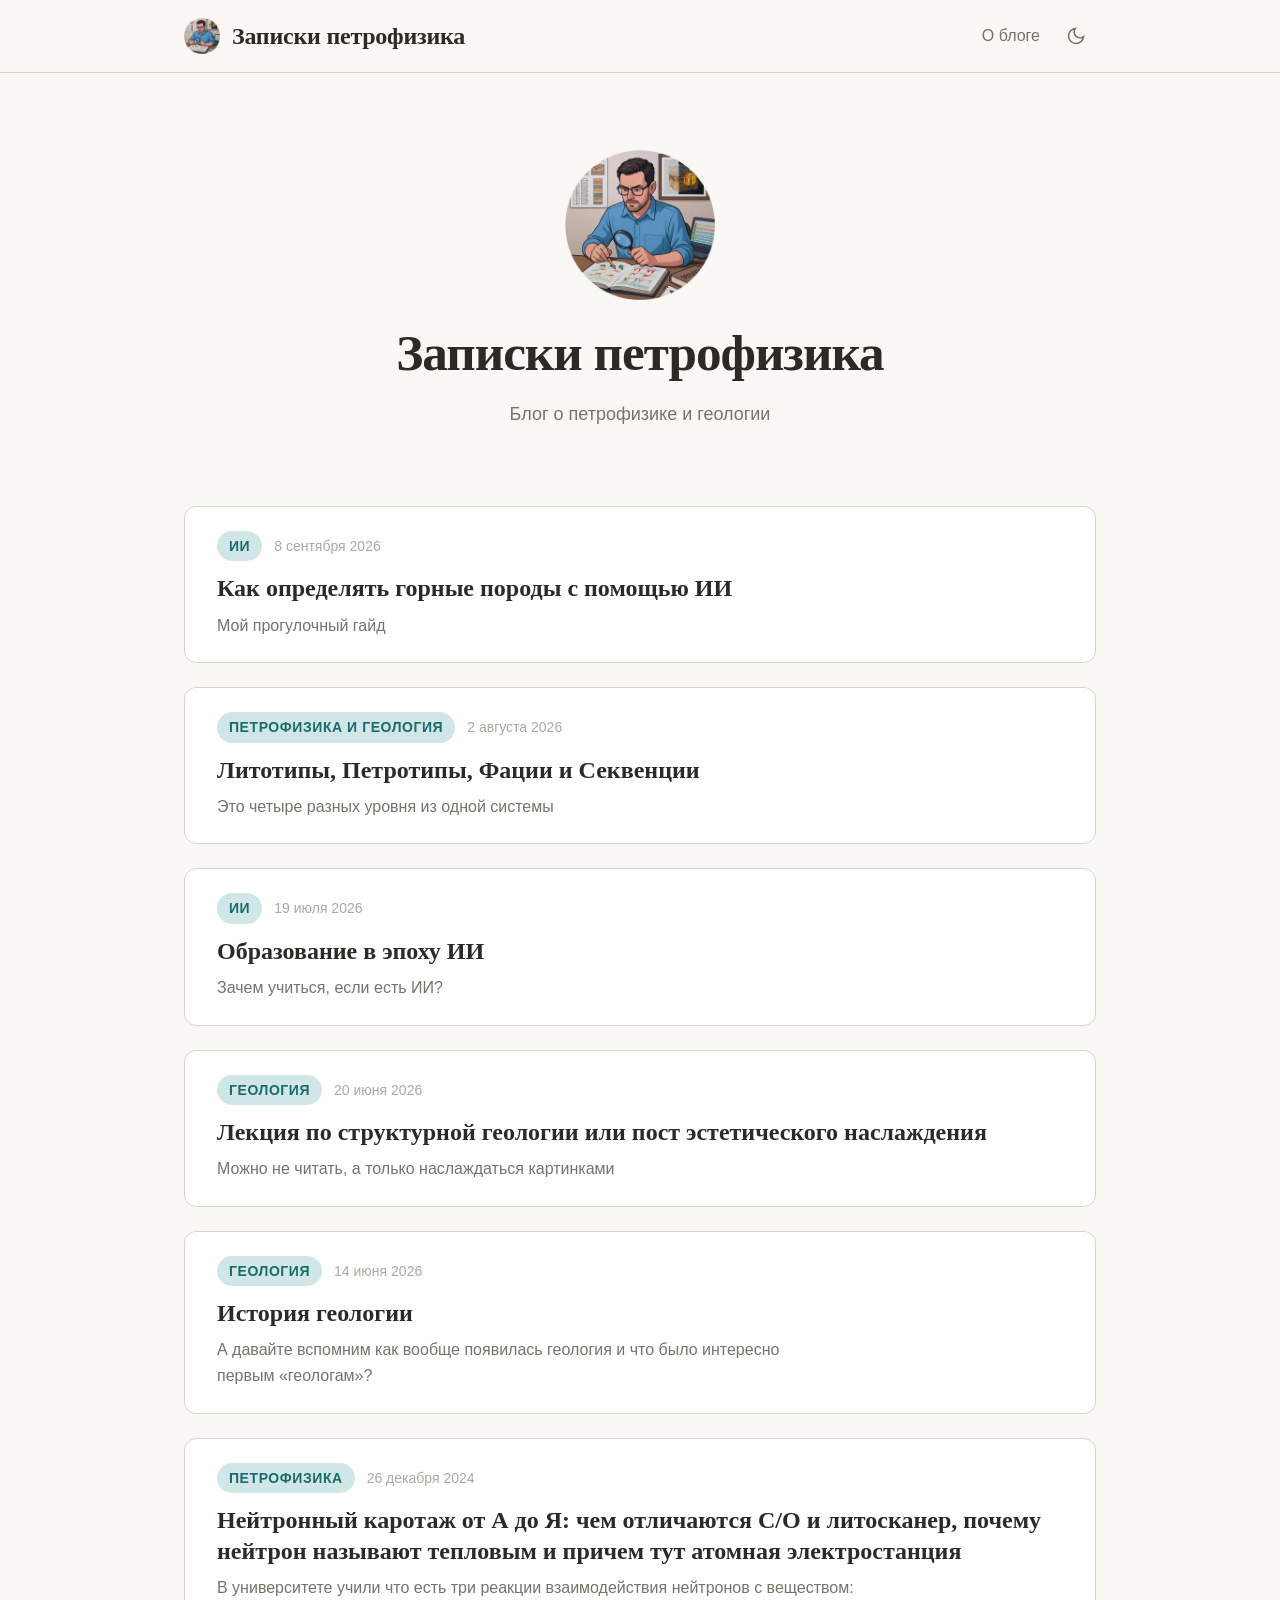
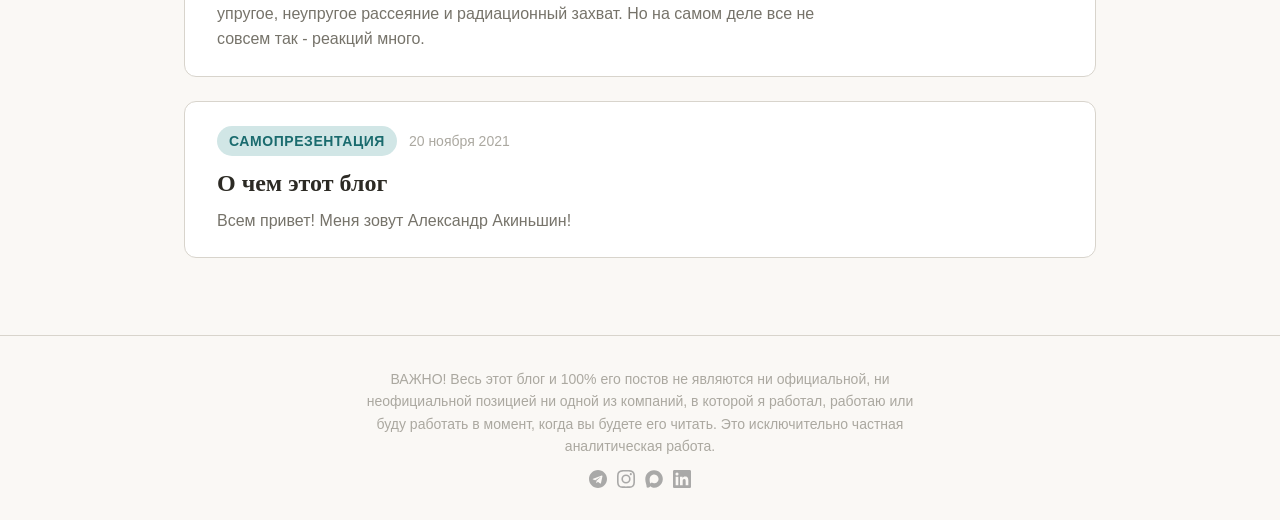
<file: index.html>
<!DOCTYPE html>
<html lang="ru">
<head>

<meta charset="UTF-8">
<meta name="viewport" content="width=device-width, initial-scale=1.0">
<title>Записки петрофизика — Блог о петрофизике и геологии</title>
<meta name="description" content="Блог о петрофизике и геологии">
<meta property="og:title" content="Записки петрофизика">
<meta property="og:description" content="Блог о петрофизике и геологии">

<!-- Fonts -->
<link href="https://api.fontshare.com/v2/css?f[]=zodiak@400,500,600,700&f[]=satoshi@300,400,500,600,700&display=swap" rel="stylesheet">
<link rel="preconnect" href="https://fonts.googleapis.com">
<link rel="preconnect" href="https://fonts.gstatic.com" crossorigin>
<link href="https://fonts.googleapis.com/css2?family=JetBrains+Mono:wght@400;500&display=swap" rel="stylesheet">

<link rel="stylesheet" href="./base.css">
<link rel="stylesheet" href="./style.css">
     
<!-- Yandex.Metrika counter -->
<script type="text/javascript">
    (function(m,e,t,r,i,k,a){
        m[i]=m[i]||function(){(m[i].a=m[i].a||[]).push(arguments)};
        m[i].l=1*new Date();
        for (var j = 0; j < document.scripts.length; j++) {if (document.scripts[j].src === r) { return; }}
        k=e.createElement(t),a=e.getElementsByTagName(t)[0],k.async=1,k.src=r,a.parentNode.insertBefore(k,a)
    })(window, document,'script','https://mc.yandex.ru/metrika/tag.js?id=108260785', 'ym');

    ym(108260785, 'init', {ssr:true, webvisor:true, clickmap:true, ecommerce:"dataLayer", referrer: document.referrer, url: location.href, accurateTrackBounce:true, trackLinks:true});
</script>
<noscript><div><img src="https://mc.yandex.ru/watch/108260785" style="position:absolute; left:-9999px;" alt="" /></div></noscript>
<!-- /Yandex.Metrika counter -->

</head>
<body>
<div class="site-wrapper">

  <!-- HEADER -->
  <header class="site-header">
    <div class="header-inner">
      <a href="./index.html" class="site-logo">
        <!-- Geological strata SVG logo -->
          <img src="./content/images/avatar-round.png"
           width="36"
           height="36"
           alt="Записки петрофизика логотип"
         />
        <span class="site-logo-text">Записки петрофизика</span>
      </a>
      <nav class="header-nav">
        <a href="./article.html?slug=about">О блоге</a>
        <button class="theme-toggle" data-theme-toggle aria-label="Переключить тему">
          <svg width="20" height="20" viewBox="0 0 24 24" fill="none" stroke="currentColor" stroke-width="2"><path d="M21 12.79A9 9 0 1 1 11.21 3 7 7 0 0 0 21 12.79z"/></svg>
        </button>
      </nav>
    </div>
  </header>

  <main>
    <!-- HERO -->
    <section class="hero">
      <div class="container">
        <div class="hero-logo">
          <img src="./content/images/avatar-round.png"
           width="150"
           height="150"
           alt="Записки петрофизика логотип"
         />
        </div>
        <h1>Записки петрофизика</h1>
        <p class="hero-description">Блог о петрофизике и геологии</p>
      </div>
    </section>

    <!-- ARTICLES — dynamically loaded from CMS -->
    <section class="articles-section">
      <div class="container container--wide">
        <div class="articles-grid" id="articlesGrid">
          <!-- Loading state -->
          <div class="loading-state" id="loadingState">
            <p style="color:var(--color-text-muted);text-align:center;padding:var(--space-8) 0;">Загрузка статей...</p>
          </div>
        </div>
      </div>
    </section>
  </main>

  <!-- FOOTER -->
  <footer class="site-footer">
    <div class="footer-inner">
      <p>ВАЖНО! Весь этот блог и 100% его постов не являются ни официальной, ни неофициальной позицией ни одной из компаний, в которой я работал, работаю или буду работать в момент, когда вы будете его читать. Это исключительно частная аналитическая работа.</p>
          <div style="display:flex; gap:10px; align-items:center;">
            <a href="https://t.me/petro_notes/" target="_blank" rel="noopener noreferrer" title="Telegram" style="color:#888; display:flex; opacity:0.7; transition:opacity 0.2s;" onmouseover="this.style.opacity='1'" onmouseout="this.style.opacity='0.7'">
              <svg width="18" height="18" viewBox="0 0 24 24" fill="currentColor">
                <path d="M12 0C5.373 0 0 5.373 0 12s5.373 12 12 12 12-5.373 12-12S18.627 0 12 0zm5.894 8.221-1.97 9.28c-.145.658-.537.818-1.084.508l-3-2.21-1.447 1.394c-.16.16-.295.295-.605.295l.213-3.053 5.56-5.023c.242-.213-.054-.333-.373-.12L8.32 13.617l-2.96-.924c-.643-.204-.657-.643.136-.953l11.57-4.461c.537-.194 1.006.131.828.942z"/>
              </svg>
            </a>
            <a href="https://www.instagram.com/petro_notes?igsh=MWZzaDN2NDY3bWJueg==" target="_blank" rel="noopener noreferrer" title="Instagram" style="color:#888; display:flex; opacity:0.7; transition:opacity 0.2s;" onmouseover="this.style.opacity='1'" onmouseout="this.style.opacity='0.7'">
              <svg width="18" height="18" viewBox="0 0 24 24" fill="currentColor">
                <path d="M12 2.163c3.204 0 3.584.012 4.85.07 3.252.148 4.771 1.691 4.919 4.919.058 1.265.069 1.645.069 4.849 0 3.205-.012 3.584-.069 4.849-.149 3.225-1.664 4.771-4.919 4.919-1.266.058-1.644.07-4.85.07-3.204 0-3.584-.012-4.849-.07-3.26-.149-4.771-1.699-4.919-4.92-.058-1.265-.07-1.644-.07-4.849 0-3.204.013-3.583.07-4.849.149-3.227 1.664-4.771 4.919-4.919 1.266-.057 1.645-.069 4.849-.069zM12 0C8.741 0 8.333.014 7.053.072 2.695.272.273 2.69.073 7.052.014 8.333 0 8.741 0 12c0 3.259.014 3.668.072 4.948.2 4.358 2.618 6.78 6.98 6.98C8.333 23.986 8.741 24 12 24c3.259 0 3.668-.014 4.948-.072 4.354-.2 6.782-2.618 6.979-6.98.059-1.28.073-1.689.073-4.948 0-3.259-.014-3.667-.072-4.947-.196-4.354-2.617-6.78-6.979-6.98C15.668.014 15.259 0 12 0zm0 5.838a6.162 6.162 0 1 0 0 12.324 6.162 6.162 0 0 0 0-12.324zM12 16a4 4 0 1 1 0-8 4 4 0 0 1 0 8zm6.406-11.845a1.44 1.44 0 1 0 0 2.881 1.44 1.44 0 0 0 0-2.881z"/>
              </svg>
            </a>
            <a href="https://max.ru/join/KPdUy5JVFTpdkRpOAghJ0sg_9vP7pAJN-DK0LjhiB6M" target="_blank" rel="noopener noreferrer" title="Max" style="display:flex; opacity:0.7; transition:opacity 0.2s;" onmouseover="this.style.opacity='1'" onmouseout="this.style.opacity='0.7'">
              <svg width="18" height="18" viewBox="0 0 720 720" fill="#888">
                <path d="M350.4,9.6C141.8,20.5,4.1,184.1,12.8,390.4c3.8,90.3,40.1,168,48.7,253.7,2.2,22.2-4.2,49.6,21.4,59.3,31.5,11.9,79.8-8.1,106.2-26.4,9-6.1,17.6-13.2,24.2-22,27.3,18.1,53.2,35.6,85.7,43.4,143.1,34.3,299.9-44.2,369.6-170.3C799.6,291.2,622.5-4.6,350.4,9.6h0ZM269.4,504c-11.3,8.8-22.2,20.8-34.7,27.7-18.1,9.7-23.7-.4-30.5-16.4-21.4-50.9-24-137.6-11.5-190.9,16.8-72.5,72.9-136.3,150-143.1,78-6.9,150.4,32.7,183.1,104.2,72.4,159.1-112.9,316.2-256.4,218.6h0Z"/>
              </svg>
            </a>
            <a href="https://www.linkedin.com/in/avakinshin" target="_blank" rel="noopener noreferrer" title="LinkedIn" style="color:#888; display:flex; opacity:0.7; transition:opacity 0.2s;" onmouseover="this.style.opacity='1'" onmouseout="this.style.opacity='0.7'">
              <svg width="18" height="18" viewBox="0 0 24 24" fill="currentColor">
                <path d="M20.447 20.452h-3.554v-5.569c0-1.328-.027-3.037-1.852-3.037-1.853 0-2.136 1.445-2.136 2.939v5.667H9.351V9h3.414v1.561h.046c.477-.9 1.637-1.85 3.37-1.85 3.601 0 4.267 2.37 4.267 5.455v6.286zM5.337 7.433a2.062 2.062 0 0 1-2.063-2.065 2.064 2.064 0 1 1 2.063 2.065zm1.782 13.019H3.555V9h3.564v11.452zM22.225 0H1.771C.792 0 0 .774 0 1.729v20.542C0 23.227.792 24 1.771 24h20.451C23.2 24 24 23.227 24 22.271V1.729C24 .774 23.2 0 22.222 0h.003z"/>
              </svg>
            </a>
          </div>
    </div>
  </footer>

</div>

<script src="./cms.js"></script>
<script src="./app.js"></script>
<script>
  // Load articles from CMS manifest
  CMS.loadManifest(function (err, posts) {
    var grid = document.getElementById('articlesGrid');
    if (err) {
      grid.innerHTML = '<p style="color:var(--color-text-muted);text-align:center;padding:var(--space-8) 0;">Не удалось загрузить статьи.</p>';
      return;
    }
    CMS.renderArticleCards(posts, grid);
  });
</script>
<script data-pplx-inline-edit>
(function(){
  if(window===window.top)return;
  function inlineAll(orig,clone){
    if(orig.nodeType!==1)return;
    try{
      var cs=getComputedStyle(orig);
      var t='';
      for(var i=0;i<cs.length;i++){t+=cs[i]+':'+cs.getPropertyValue(cs[i])+';';}
      clone.style.cssText=t;
    }catch(e){}
    var oc=orig.children,cc=clone.children;
    for(var j=0;j<oc.length&&j<cc.length;j++){inlineAll(oc[j],cc[j]);}
  }
  function stripExternal(clone){
    var imgs=clone.querySelectorAll('img');
    for(var i=0;i<imgs.length;i++){
      var s=imgs[i].getAttribute('src');
      if(s&&!s.startsWith('data:'))imgs[i].removeAttribute('src');
    }
    var all=clone.querySelectorAll('*');
    for(var i=0;i<all.length;i++){
      var st=all[i].style.cssText;
      if(st&&st.indexOf('url(')>=0){
        all[i].style.cssText=st.replace(/url\(["']?(?!data:)[^)"']*["']?\)/gi,'none');
      }
    }
  }
  var scrollRaf=0;
  function emitScroll(){
    scrollRaf=0;
    var x=window.scrollX||window.pageXOffset||0;
    var y=window.scrollY||window.pageYOffset||0;
    window.parent.postMessage({type:'INLINE_EDIT_SCROLL',scrollX:x,scrollY:y},'*');
  }
  window.addEventListener('scroll',function(){
    if(scrollRaf)return;
    scrollRaf=requestAnimationFrame(emitScroll);
  },{passive:true,capture:true});
  emitScroll();
  window.addEventListener('message',function(e){
    if(!e.data||e.data.type!=='INLINE_EDIT_CAPTURE_REQUEST')return;
    var scrollX=window.scrollX||window.pageXOffset||0;
    var scrollY=window.scrollY||window.pageYOffset||0;
    var w=window.innerWidth,h=window.innerHeight;
    try{
      var clone=document.documentElement.cloneNode(true);
      var rm=clone.querySelectorAll('script,link[rel="stylesheet"],style');
      for(var i=0;i<rm.length;i++){rm[i].remove();}
      inlineAll(document.documentElement,clone);
      stripExternal(clone);
      var html=new XMLSerializer().serializeToString(clone);
      var svg='<svg xmlns="http://www.w3.org/2000/svg" width="'+w+'" height="'+h+'">'
        +'<foreignObject width="100%" height="100%">'
        +'<div xmlns="http://www.w3.org/1999/xhtml" style="width:'+w+'px;height:'+h+'px;overflow:hidden">'
        +'<div style="transform:translate(-'+scrollX+'px,-'+scrollY+'px);transform-origin:top left">'
        +html+'</div></div></foreignObject></svg>';
      var svgUrl='data:image/svg+xml;charset=utf-8,'+encodeURIComponent(svg);
      var img=new Image();
      img.onload=function(){
        var c=document.createElement('canvas');c.width=w;c.height=h;
        c.getContext('2d').drawImage(img,0,0);
        window.parent.postMessage({type:'INLINE_EDIT_SCREENSHOT_RESULT',dataUrl:c.toDataURL('image/png'),scrollX:scrollX,scrollY:scrollY},'*');
      };
      img.onerror=function(){
        window.parent.postMessage({type:'INLINE_EDIT_SCREENSHOT_RESULT',dataUrl:null,scrollX:scrollX,scrollY:scrollY},'*');
      };
      img.src=svgUrl;
    }catch(err){
      window.parent.postMessage({type:'INLINE_EDIT_SCREENSHOT_RESULT',dataUrl:null,scrollX:scrollX,scrollY:scrollY},'*');
    }
  });
})();
</script></body>
</html>
</file>
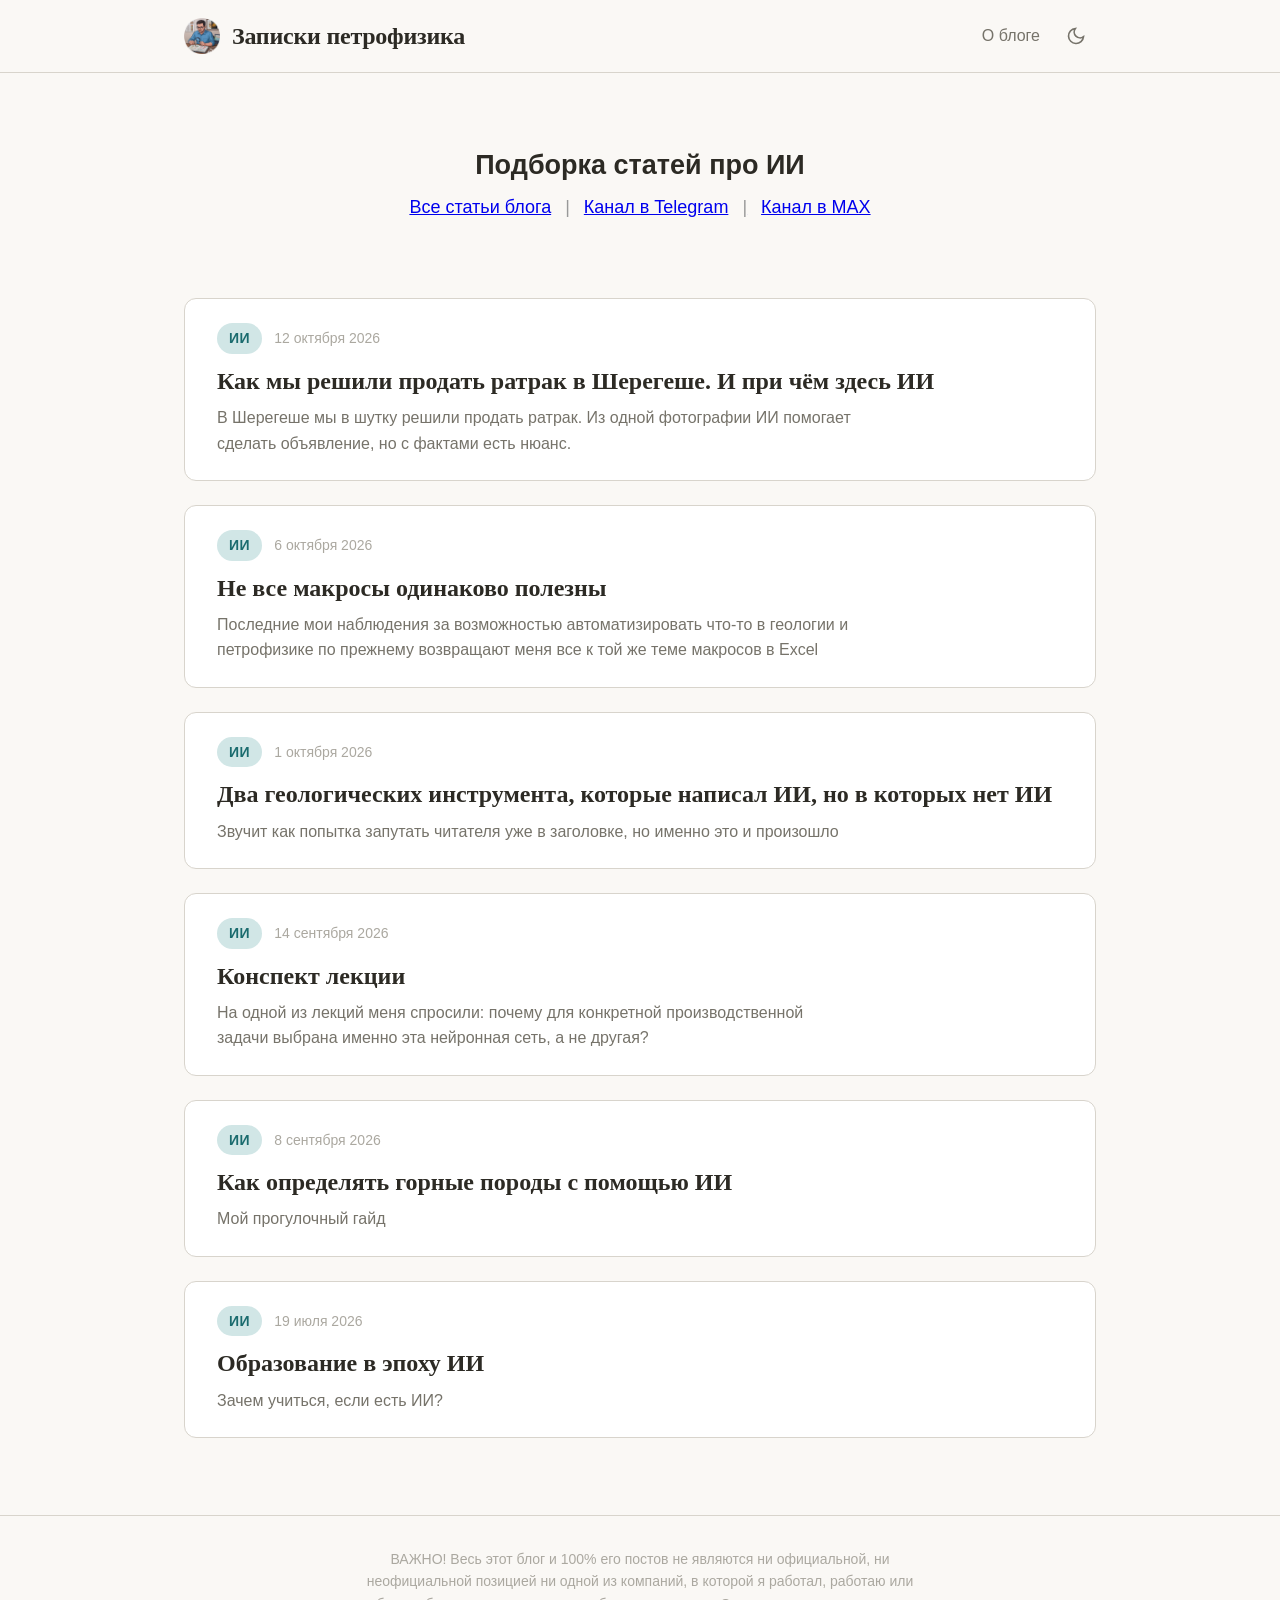
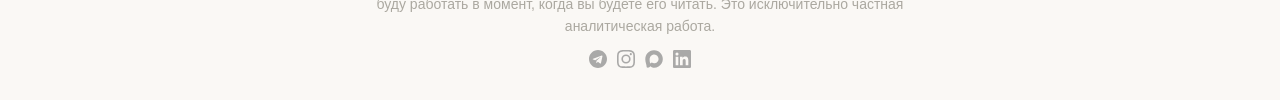
<file: ai.html>
<!DOCTYPE html>
<html lang="ru">
<head>

<meta charset="UTF-8">
<meta name="viewport" content="width=device-width, initial-scale=1.0">
<title>Записки петрофизика — Блог о петрофизике и геологии</title>
<meta name="description" content="Блог о петрофизике и геологии">
<meta property="og:title" content="Записки петрофизика">
<meta property="og:description" content="Блог о петрофизике и геологии">

<!-- Fonts -->
<link href="https://api.fontshare.com/v2/css?f[]=zodiak@400,500,600,700&f[]=satoshi@300,400,500,600,700&display=swap" rel="stylesheet">
<link rel="preconnect" href="https://fonts.googleapis.com">
<link rel="preconnect" href="https://fonts.gstatic.com" crossorigin>
<link href="https://fonts.googleapis.com/css2?family=JetBrains+Mono:wght@400;500&display=swap" rel="stylesheet">

<link rel="stylesheet" href="./base.css">
<link rel="stylesheet" href="./style.css">
     
<!-- Yandex.Metrika counter -->
<script type="text/javascript">
    (function(m,e,t,r,i,k,a){
        m[i]=m[i]||function(){(m[i].a=m[i].a||[]).push(arguments)};
        m[i].l=1*new Date();
        for (var j = 0; j < document.scripts.length; j++) {if (document.scripts[j].src === r) { return; }}
        k=e.createElement(t),a=e.getElementsByTagName(t)[0],k.async=1,k.src=r,a.parentNode.insertBefore(k,a)
    })(window, document,'script','https://mc.yandex.ru/metrika/tag.js?id=108260785', 'ym');

    ym(108260785, 'init', {ssr:true, webvisor:true, clickmap:true, ecommerce:"dataLayer", referrer: document.referrer, url: location.href, accurateTrackBounce:true, trackLinks:true});
</script>
<noscript><div><img src="https://mc.yandex.ru/watch/108260785" style="position:absolute; left:-9999px;" alt="" /></div></noscript>
<!-- /Yandex.Metrika counter -->

</head>
<body>
<div class="site-wrapper">

  <!-- HEADER -->
  <header class="site-header">
    <div class="header-inner">
      <a href="./index.html" class="site-logo">
        <!-- Geological strata SVG logo -->
          <img src="./content/images/avatar-round.png"
           width="36"
           height="36"
           alt="Записки петрофизика логотип"
         />
        <span class="site-logo-text">Записки петрофизика</span>
      </a>
      <nav class="header-nav">
        <a href="./article.html?slug=about">О блоге</a>
        <button class="theme-toggle" data-theme-toggle aria-label="Переключить тему">
          <svg width="20" height="20" viewBox="0 0 24 24" fill="none" stroke="currentColor" stroke-width="2"><path d="M21 12.79A9 9 0 1 1 11.21 3 7 7 0 0 0 21 12.79z"/></svg>
        </button>
      </nav>
    </div>
  </header>

  <main>
    <!-- HERO -->
    <section class="hero">
      <div class="container">
        <h2>Подборка статей про ИИ</h2>
         <nav class="hero-links">
           <a href="index.html">Все статьи блога</a>
           <a href="https://t.me/petro_notes" target="_blank" rel="noopener noreferrer">Канал в Telegram</a>
           <a href="https://max.ru/join/KPdUy5JVFTpdkRpOAghJ0sg_9vP7pAJN-DK0LjhiB6M" target="_blank" rel="noopener noreferrer">Канал в MAX</a>
         </nav>
      </div>
    </section>

    <!-- ARTICLES — dynamically loaded from CMS -->
    <section class="articles-section">
      <div class="container container--wide">
        <div class="articles-grid" id="articlesGrid">
          <!-- Loading state -->
          <div class="loading-state" id="loadingState">
            <p style="color:var(--color-text-muted);text-align:center;padding:var(--space-8) 0;">Загрузка статей...</p>
          </div>
        </div>
      </div>
    </section>
  </main>

  <!-- FOOTER -->
  <footer class="site-footer">
    <div class="footer-inner">
      <p>ВАЖНО! Весь этот блог и 100% его постов не являются ни официальной, ни неофициальной позицией ни одной из компаний, в которой я работал, работаю или буду работать в момент, когда вы будете его читать. Это исключительно частная аналитическая работа.</p>
          <div style="display:flex; gap:10px; align-items:center;">
            <a href="https://t.me/petro_notes/" target="_blank" rel="noopener noreferrer" title="Telegram" style="color:#888; display:flex; opacity:0.7; transition:opacity 0.2s;" onmouseover="this.style.opacity='1'" onmouseout="this.style.opacity='0.7'">
              <svg width="18" height="18" viewBox="0 0 24 24" fill="currentColor">
                <path d="M12 0C5.373 0 0 5.373 0 12s5.373 12 12 12 12-5.373 12-12S18.627 0 12 0zm5.894 8.221-1.97 9.28c-.145.658-.537.818-1.084.508l-3-2.21-1.447 1.394c-.16.16-.295.295-.605.295l.213-3.053 5.56-5.023c.242-.213-.054-.333-.373-.12L8.32 13.617l-2.96-.924c-.643-.204-.657-.643.136-.953l11.57-4.461c.537-.194 1.006.131.828.942z"/>
              </svg>
            </a>
            <a href="https://www.instagram.com/petro_notes?igsh=MWZzaDN2NDY3bWJueg==" target="_blank" rel="noopener noreferrer" title="Instagram" style="color:#888; display:flex; opacity:0.7; transition:opacity 0.2s;" onmouseover="this.style.opacity='1'" onmouseout="this.style.opacity='0.7'">
              <svg width="18" height="18" viewBox="0 0 24 24" fill="currentColor">
                <path d="M12 2.163c3.204 0 3.584.012 4.85.07 3.252.148 4.771 1.691 4.919 4.919.058 1.265.069 1.645.069 4.849 0 3.205-.012 3.584-.069 4.849-.149 3.225-1.664 4.771-4.919 4.919-1.266.058-1.644.07-4.85.07-3.204 0-3.584-.012-4.849-.07-3.26-.149-4.771-1.699-4.919-4.92-.058-1.265-.07-1.644-.07-4.849 0-3.204.013-3.583.07-4.849.149-3.227 1.664-4.771 4.919-4.919 1.266-.057 1.645-.069 4.849-.069zM12 0C8.741 0 8.333.014 7.053.072 2.695.272.273 2.69.073 7.052.014 8.333 0 8.741 0 12c0 3.259.014 3.668.072 4.948.2 4.358 2.618 6.78 6.98 6.98C8.333 23.986 8.741 24 12 24c3.259 0 3.668-.014 4.948-.072 4.354-.2 6.782-2.618 6.979-6.98.059-1.28.073-1.689.073-4.948 0-3.259-.014-3.667-.072-4.947-.196-4.354-2.617-6.78-6.979-6.98C15.668.014 15.259 0 12 0zm0 5.838a6.162 6.162 0 1 0 0 12.324 6.162 6.162 0 0 0 0-12.324zM12 16a4 4 0 1 1 0-8 4 4 0 0 1 0 8zm6.406-11.845a1.44 1.44 0 1 0 0 2.881 1.44 1.44 0 0 0 0-2.881z"/>
              </svg>
            </a>
            <a href="https://max.ru/join/KPdUy5JVFTpdkRpOAghJ0sg_9vP7pAJN-DK0LjhiB6M" target="_blank" rel="noopener noreferrer" title="Max" style="display:flex; opacity:0.7; transition:opacity 0.2s;" onmouseover="this.style.opacity='1'" onmouseout="this.style.opacity='0.7'">
              <svg width="18" height="18" viewBox="0 0 720 720" fill="#888">
                <path d="M350.4,9.6C141.8,20.5,4.1,184.1,12.8,390.4c3.8,90.3,40.1,168,48.7,253.7,2.2,22.2-4.2,49.6,21.4,59.3,31.5,11.9,79.8-8.1,106.2-26.4,9-6.1,17.6-13.2,24.2-22,27.3,18.1,53.2,35.6,85.7,43.4,143.1,34.3,299.9-44.2,369.6-170.3C799.6,291.2,622.5-4.6,350.4,9.6h0ZM269.4,504c-11.3,8.8-22.2,20.8-34.7,27.7-18.1,9.7-23.7-.4-30.5-16.4-21.4-50.9-24-137.6-11.5-190.9,16.8-72.5,72.9-136.3,150-143.1,78-6.9,150.4,32.7,183.1,104.2,72.4,159.1-112.9,316.2-256.4,218.6h0Z"/>
              </svg>
            </a>
            <a href="https://www.linkedin.com/in/avakinshin" target="_blank" rel="noopener noreferrer" title="LinkedIn" style="color:#888; display:flex; opacity:0.7; transition:opacity 0.2s;" onmouseover="this.style.opacity='1'" onmouseout="this.style.opacity='0.7'">
              <svg width="18" height="18" viewBox="0 0 24 24" fill="currentColor">
                <path d="M20.447 20.452h-3.554v-5.569c0-1.328-.027-3.037-1.852-3.037-1.853 0-2.136 1.445-2.136 2.939v5.667H9.351V9h3.414v1.561h.046c.477-.9 1.637-1.85 3.37-1.85 3.601 0 4.267 2.37 4.267 5.455v6.286zM5.337 7.433a2.062 2.062 0 0 1-2.063-2.065 2.064 2.064 0 1 1 2.063 2.065zm1.782 13.019H3.555V9h3.564v11.452zM22.225 0H1.771C.792 0 0 .774 0 1.729v20.542C0 23.227.792 24 1.771 24h20.451C23.2 24 24 23.227 24 22.271V1.729C24 .774 23.2 0 22.222 0h.003z"/>
              </svg>
            </a>
          </div>
    </div>
  </footer>

</div>

<script src="./cmsAI.js?v=20260914"></script>
<script src="./app.js"></script>
<script>
  // Load articles from CMS manifest
  CMS.loadManifest(function (err, posts) {
    var grid = document.getElementById('articlesGrid');
    if (err) {
      grid.innerHTML = '<p style="color:var(--color-text-muted);text-align:center;padding:var(--space-8) 0;">Не удалось загрузить статьи.</p>';
      return;
    }
    CMS.renderArticleCards(posts, grid);
  });
</script>
<script data-pplx-inline-edit>
(function(){
  if(window===window.top)return;
  function inlineAll(orig,clone){
    if(orig.nodeType!==1)return;
    try{
      var cs=getComputedStyle(orig);
      var t='';
      for(var i=0;i<cs.length;i++){t+=cs[i]+':'+cs.getPropertyValue(cs[i])+';';}
      clone.style.cssText=t;
    }catch(e){}
    var oc=orig.children,cc=clone.children;
    for(var j=0;j<oc.length&&j<cc.length;j++){inlineAll(oc[j],cc[j]);}
  }
  function stripExternal(clone){
    var imgs=clone.querySelectorAll('img');
    for(var i=0;i<imgs.length;i++){
      var s=imgs[i].getAttribute('src');
      if(s&&!s.startsWith('data:'))imgs[i].removeAttribute('src');
    }
    var all=clone.querySelectorAll('*');
    for(var i=0;i<all.length;i++){
      var st=all[i].style.cssText;
      if(st&&st.indexOf('url(')>=0){
        all[i].style.cssText=st.replace(/url\(["']?(?!data:)[^)"']*["']?\)/gi,'none');
      }
    }
  }
  var scrollRaf=0;
  function emitScroll(){
    scrollRaf=0;
    var x=window.scrollX||window.pageXOffset||0;
    var y=window.scrollY||window.pageYOffset||0;
    window.parent.postMessage({type:'INLINE_EDIT_SCROLL',scrollX:x,scrollY:y},'*');
  }
  window.addEventListener('scroll',function(){
    if(scrollRaf)return;
    scrollRaf=requestAnimationFrame(emitScroll);
  },{passive:true,capture:true});
  emitScroll();
  window.addEventListener('message',function(e){
    if(!e.data||e.data.type!=='INLINE_EDIT_CAPTURE_REQUEST')return;
    var scrollX=window.scrollX||window.pageXOffset||0;
    var scrollY=window.scrollY||window.pageYOffset||0;
    var w=window.innerWidth,h=window.innerHeight;
    try{
      var clone=document.documentElement.cloneNode(true);
      var rm=clone.querySelectorAll('script,link[rel="stylesheet"],style');
      for(var i=0;i<rm.length;i++){rm[i].remove();}
      inlineAll(document.documentElement,clone);
      stripExternal(clone);
      var html=new XMLSerializer().serializeToString(clone);
      var svg='<svg xmlns="http://www.w3.org/2000/svg" width="'+w+'" height="'+h+'">'
        +'<foreignObject width="100%" height="100%">'
        +'<div xmlns="http://www.w3.org/1999/xhtml" style="width:'+w+'px;height:'+h+'px;overflow:hidden">'
        +'<div style="transform:translate(-'+scrollX+'px,-'+scrollY+'px);transform-origin:top left">'
        +html+'</div></div></foreignObject></svg>';
      var svgUrl='data:image/svg+xml;charset=utf-8,'+encodeURIComponent(svg);
      var img=new Image();
      img.onload=function(){
        var c=document.createElement('canvas');c.width=w;c.height=h;
        c.getContext('2d').drawImage(img,0,0);
        window.parent.postMessage({type:'INLINE_EDIT_SCREENSHOT_RESULT',dataUrl:c.toDataURL('image/png'),scrollX:scrollX,scrollY:scrollY},'*');
      };
      img.onerror=function(){
        window.parent.postMessage({type:'INLINE_EDIT_SCREENSHOT_RESULT',dataUrl:null,scrollX:scrollX,scrollY:scrollY},'*');
      };
      img.src=svgUrl;
    }catch(err){
      window.parent.postMessage({type:'INLINE_EDIT_SCREENSHOT_RESULT',dataUrl:null,scrollX:scrollX,scrollY:scrollY},'*');
    }
  });
})();
</script></body>
</html>
</file>
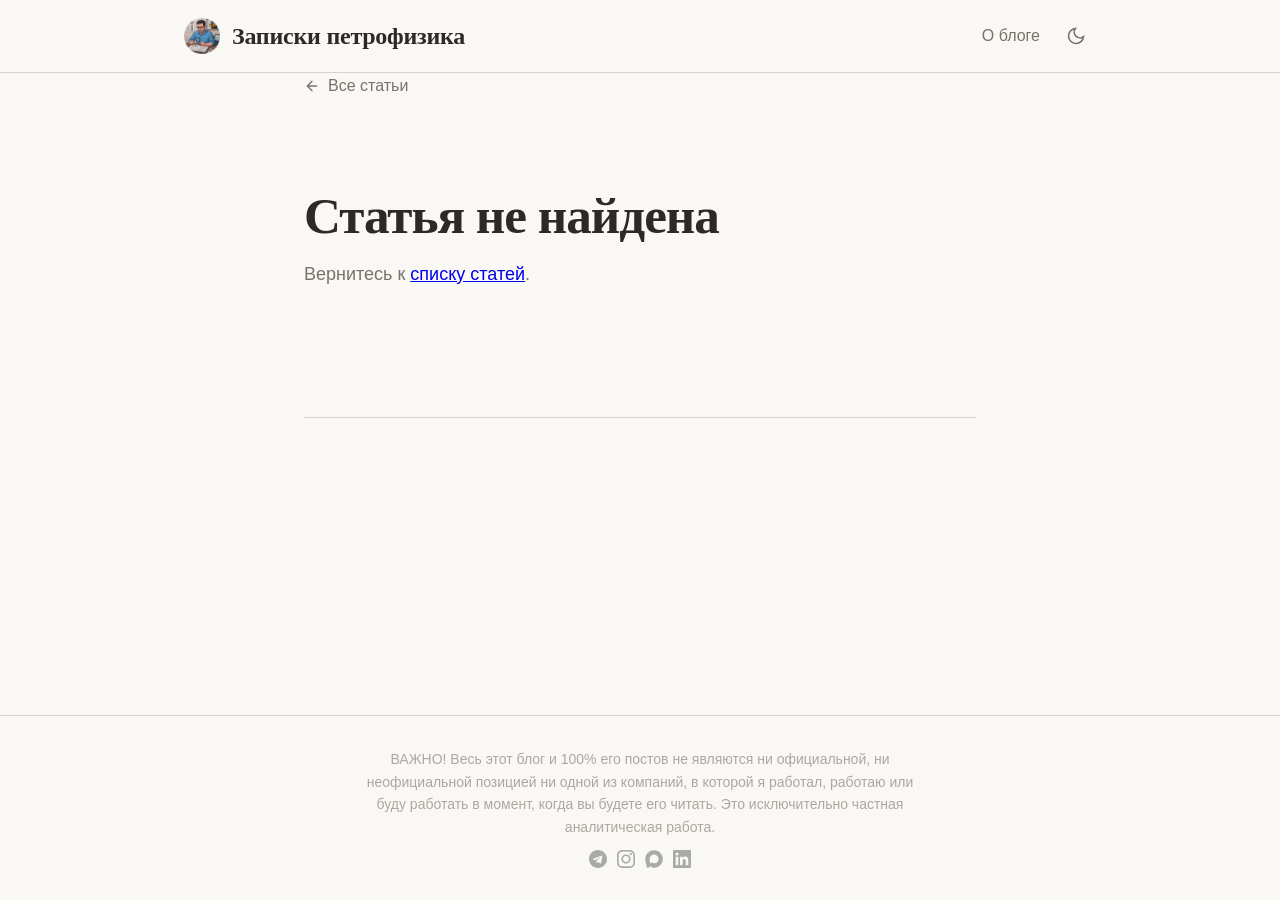
<file: article.html>
<!DOCTYPE html>
<html lang="ru">
<head>

<meta charset="UTF-8">
<meta name="viewport" content="width=device-width, initial-scale=1.0">
<title>Статья — Записки петрофизика</title>
<meta name="description" content="Статья в блоге «Записки петрофизика»">

<!-- Fonts -->
<link href="https://api.fontshare.com/v2/css?f[]=zodiak@400,500,600,700&f[]=satoshi@300,400,500,600,700&display=swap" rel="stylesheet">
<link rel="preconnect" href="https://fonts.googleapis.com">
<link rel="preconnect" href="https://fonts.gstatic.com" crossorigin>
<link href="https://fonts.googleapis.com/css2?family=JetBrains+Mono:wght@400;500&display=swap" rel="stylesheet">

<link rel="stylesheet" href="./base.css">
<link rel="stylesheet" href="./style.css">
   

<!-- Yandex.Metrika counter -->
<script type="text/javascript">
    (function(m,e,t,r,i,k,a){
        m[i]=m[i]||function(){(m[i].a=m[i].a||[]).push(arguments)};
        m[i].l=1*new Date();
        for (var j = 0; j < document.scripts.length; j++) {if (document.scripts[j].src === r) { return; }}
        k=e.createElement(t),a=e.getElementsByTagName(t)[0],k.async=1,k.src=r,a.parentNode.insertBefore(k,a)
    })(window, document,'script','https://mc.yandex.ru/metrika/tag.js?id=108260785', 'ym');

    ym(108260785, 'init', {ssr:true, webvisor:true, clickmap:true, ecommerce:"dataLayer", referrer: document.referrer, url: location.href, accurateTrackBounce:true, trackLinks:true});
</script>
<noscript><div><img src="https://mc.yandex.ru/watch/108260785" style="position:absolute; left:-9999px;" alt="" /></div></noscript>
<!-- /Yandex.Metrika counter -->




   
</head>
<body>
<div class="site-wrapper">

  <!-- HEADER -->
  <header class="site-header">
    <div class="header-inner">
      <a href="./index.html" class="site-logo">
          <img src="./content/images/avatar-round.png"
           width="36"
           height="36"
           alt="Записки петрофизика логотип"
         />
        <span class="site-logo-text">Записки петрофизика</span>
      </a>
      <nav class="header-nav">
        <a href="./article.html?slug=about">О блоге</a>
        <button class="theme-toggle" data-theme-toggle aria-label="Переключить тему">
          <svg width="20" height="20" viewBox="0 0 24 24" fill="none" stroke="currentColor" stroke-width="2"><path d="M21 12.79A9 9 0 1 1 11.21 3 7 7 0 0 0 21 12.79z"/></svg>
        </button>
      </nav>
    </div>
  </header>

  <main>
    <article class="container">

      <!-- Back link -->
      <a href="./index.html" class="back-link">
        <svg viewBox="0 0 24 24" fill="none" stroke="currentColor" stroke-width="2" stroke-linecap="round"><path d="M19 12H5M12 19l-7-7 7-7"/></svg>
        Все статьи
      </a>

      <!-- Article Header — filled dynamically -->
      <header class="article-header" id="articleHeader">
        <div class="loading-state">
          <p style="color:var(--color-text-muted);padding:var(--space-8) 0;">Загрузка статьи...</p>
        </div>
      </header>

      <!-- Article Body — filled dynamically -->
      <div class="article-body" id="articleBody"></div>

      <!-- Related Articles — filled dynamically -->
      <section class="related-articles" id="relatedArticles"></section>

    </article>
  </main>

  <!-- FOOTER -->
  <footer class="site-footer">
    <div class="footer-inner">
      <p>ВАЖНО! Весь этот блог и 100% его постов не являются ни официальной, ни неофициальной позицией ни одной из компаний, в которой я работал, работаю или буду работать в момент, когда вы будете его читать. Это исключительно частная аналитическая работа.</p>
      <div style="display:flex; gap:10px; align-items:center;">
        <a href="https://t.me/petro_notes/" target="_blank" rel="noopener noreferrer" title="Telegram" style="color:#888; display:flex; opacity:0.7; transition:opacity 0.2s;" onmouseover="this.style.opacity='1'" onmouseout="this.style.opacity='0.7'">
          <svg width="18" height="18" viewBox="0 0 24 24" fill="currentColor">
            <path d="M12 0C5.373 0 0 5.373 0 12s5.373 12 12 12 12-5.373 12-12S18.627 0 12 0zm5.894 8.221-1.97 9.28c-.145.658-.537.818-1.084.508l-3-2.21-1.447 1.394c-.16.16-.295.295-.605.295l.213-3.053 5.56-5.023c.242-.213-.054-.333-.373-.12L8.32 13.617l-2.96-.924c-.643-.204-.657-.643.136-.953l11.57-4.461c.537-.194 1.006.131.828.942z"/>
          </svg>
        </a>
        <a href="https://www.instagram.com/petro_notes?igsh=MWZzaDN2NDY3bWJueg==" target="_blank" rel="noopener noreferrer" title="Instagram" style="color:#888; display:flex; opacity:0.7; transition:opacity 0.2s;" onmouseover="this.style.opacity='1'" onmouseout="this.style.opacity='0.7'">
          <svg width="18" height="18" viewBox="0 0 24 24" fill="currentColor">
            <path d="M12 2.163c3.204 0 3.584.012 4.85.07 3.252.148 4.771 1.691 4.919 4.919.058 1.265.069 1.645.069 4.849 0 3.205-.012 3.584-.069 4.849-.149 3.225-1.664 4.771-4.919 4.919-1.266.058-1.644.07-4.85.07-3.204 0-3.584-.012-4.849-.07-3.26-.149-4.771-1.699-4.919-4.92-.058-1.265-.07-1.644-.07-4.849 0-3.204.013-3.583.07-4.849.149-3.227 1.664-4.771 4.919-4.919 1.266-.057 1.645-.069 4.849-.069zM12 0C8.741 0 8.333.014 7.053.072 2.695.272.273 2.69.073 7.052.014 8.333 0 8.741 0 12c0 3.259.014 3.668.072 4.948.2 4.358 2.618 6.78 6.98 6.98C8.333 23.986 8.741 24 12 24c3.259 0 3.668-.014 4.948-.072 4.354-.2 6.782-2.618 6.979-6.98.059-1.28.073-1.689.073-4.948 0-3.259-.014-3.667-.072-4.947-.196-4.354-2.617-6.78-6.979-6.98C15.668.014 15.259 0 12 0zm0 5.838a6.162 6.162 0 1 0 0 12.324 6.162 6.162 0 0 0 0-12.324zM12 16a4 4 0 1 1 0-8 4 4 0 0 1 0 8zm6.406-11.845a1.44 1.44 0 1 0 0 2.881 1.44 1.44 0 0 0 0-2.881z"/>
          </svg>
        </a>
        <a href="https://max.ru/join/KPdUy5JVFTpdkRpOAghJ0sg_9vP7pAJN-DK0LjhiB6M" target="_blank" rel="noopener noreferrer" title="Max" style="display:flex; opacity:0.7; transition:opacity 0.2s;" onmouseover="this.style.opacity='1'" onmouseout="this.style.opacity='0.7'">
          <svg width="18" height="18" viewBox="0 0 720 720" fill="#888">
            <path d="M350.4,9.6C141.8,20.5,4.1,184.1,12.8,390.4c3.8,90.3,40.1,168,48.7,253.7,2.2,22.2-4.2,49.6,21.4,59.3,31.5,11.9,79.8-8.1,106.2-26.4,9-6.1,17.6-13.2,24.2-22,27.3,18.1,53.2,35.6,85.7,43.4,143.1,34.3,299.9-44.2,369.6-170.3C799.6,291.2,622.5-4.6,350.4,9.6h0ZM269.4,504c-11.3,8.8-22.2,20.8-34.7,27.7-18.1,9.7-23.7-.4-30.5-16.4-21.4-50.9-24-137.6-11.5-190.9,16.8-72.5,72.9-136.3,150-143.1,78-6.9,150.4,32.7,183.1,104.2,72.4,159.1-112.9,316.2-256.4,218.6h0Z"/>
          </svg>
        </a>
        <a href="https://www.linkedin.com/in/avakinshin" target="_blank" rel="noopener noreferrer" title="LinkedIn" style="color:#888; display:flex; opacity:0.7; transition:opacity 0.2s;" onmouseover="this.style.opacity='1'" onmouseout="this.style.opacity='0.7'">
          <svg width="18" height="18" viewBox="0 0 24 24" fill="currentColor">
            <path d="M20.447 20.452h-3.554v-5.569c0-1.328-.027-3.037-1.852-3.037-1.853 0-2.136 1.445-2.136 2.939v5.667H9.351V9h3.414v1.561h.046c.477-.9 1.637-1.85 3.37-1.85 3.601 0 4.267 2.37 4.267 5.455v6.286zM5.337 7.433a2.062 2.062 0 0 1-2.063-2.065 2.064 2.064 0 1 1 2.063 2.065zm1.782 13.019H3.555V9h3.564v11.452zM22.225 0H1.771C.792 0 0 .774 0 1.729v20.542C0 23.227.792 24 1.771 24h20.451C23.2 24 24 23.227 24 22.271V1.729C24 .774 23.2 0 22.222 0h.003z"/>
          </svg>
        </a>
      </div>
    </div>
  </footer>

</div>

<script src="./cms.js"></script>
<script src="./app.js"></script>
<script>
  (function () {
    var slug = CMS.getSlugFromUrl();
    var headerEl = document.getElementById('articleHeader');
    var bodyEl = document.getElementById('articleBody');
    var relatedEl = document.getElementById('relatedArticles');

    if (!slug) {
      headerEl.innerHTML = '<h1 class="article-title">Статья не найдена</h1><p style="color:var(--color-text-muted);">Вернитесь к <a href="./index.html">списку статей</a>.</p>';
      return;
    }

    CMS.loadManifest(function (err, posts) {
      if (err) {
        headerEl.innerHTML = '<h1 class="article-title">Ошибка загрузки</h1><p style="color:var(--color-text-muted);">Не удалось загрузить данные. <a href="./index.html">Вернуться</a>.</p>';
        return;
      }

      var post = null;
      for (var i = 0; i < posts.length; i++) {
        if (posts[i].slug === slug) {
          post = posts[i];
          break;
        }
      }

      if (!post) {
        headerEl.innerHTML = '<h1 class="article-title">Статья не найдена</h1><p style="color:var(--color-text-muted);">Статья с таким адресом не существует. <a href="./index.html">Все статьи</a>.</p>';
        return;
      }

      // Load the markdown file
      CMS.loadArticle(post.file, function (loadErr, markdown) {
        if (loadErr) {
          headerEl.innerHTML = '<h1 class="article-title">' + CMS.escapeHtml(post.title) + '</h1><p style="color:var(--color-text-muted);">Не удалось загрузить содержимое статьи.</p>';
          return;
        }

        CMS.renderArticle(post, markdown, headerEl, bodyEl);
        CMS.renderRelated(posts, slug, relatedEl);
      });
    });
  })();
</script>
<script data-pplx-inline-edit>
(function(){
  if(window===window.top)return;
  function inlineAll(orig,clone){
    if(orig.nodeType!==1)return;
    try{
      var cs=getComputedStyle(orig);
      var t='';
      for(var i=0;i<cs.length;i++){t+=cs[i]+':'+cs.getPropertyValue(cs[i])+';';}
      clone.style.cssText=t;
    }catch(e){}
    var oc=orig.children,cc=clone.children;
    for(var j=0;j<oc.length&&j<cc.length;j++){inlineAll(oc[j],cc[j]);}
  }
  function stripExternal(clone){
    var imgs=clone.querySelectorAll('img');
    for(var i=0;i<imgs.length;i++){
      var s=imgs[i].getAttribute('src');
      if(s&&!s.startsWith('data:'))imgs[i].removeAttribute('src');
    }
    var all=clone.querySelectorAll('*');
    for(var i=0;i<all.length;i++){
      var st=all[i].style.cssText;
      if(st&&st.indexOf('url(')>=0){
        all[i].style.cssText=st.replace(/url\(["']?(?!data:)[^)"']*["']?\)/gi,'none');
      }
    }
  }
  var scrollRaf=0;
  function emitScroll(){
    scrollRaf=0;
    var x=window.scrollX||window.pageXOffset||0;
    var y=window.scrollY||window.pageYOffset||0;
    window.parent.postMessage({type:'INLINE_EDIT_SCROLL',scrollX:x,scrollY:y},'*');
  }
  window.addEventListener('scroll',function(){
    if(scrollRaf)return;
    scrollRaf=requestAnimationFrame(emitScroll);
  },{passive:true,capture:true});
  emitScroll();
  window.addEventListener('message',function(e){
    if(!e.data||e.data.type!=='INLINE_EDIT_CAPTURE_REQUEST')return;
    var scrollX=window.scrollX||window.pageXOffset||0;
    var scrollY=window.scrollY||window.pageYOffset||0;
    var w=window.innerWidth,h=window.innerHeight;
    try{
      var clone=document.documentElement.cloneNode(true);
      var rm=clone.querySelectorAll('script,link[rel="stylesheet"],style');
      for(var i=0;i<rm.length;i++){rm[i].remove();}
      inlineAll(document.documentElement,clone);
      stripExternal(clone);
      var html=new XMLSerializer().serializeToString(clone);
      var svg='<svg xmlns="http://www.w3.org/2000/svg" width="'+w+'" height="'+h+'">'
        +'<foreignObject width="100%" height="100%">'
        +'<div xmlns="http://www.w3.org/1999/xhtml" style="width:'+w+'px;height:'+h+'px;overflow:hidden">'
        +'<div style="transform:translate(-'+scrollX+'px,-'+scrollY+'px);transform-origin:top left">'
        +html+'</div></div></foreignObject></svg>';
      var svgUrl='data:image/svg+xml;charset=utf-8,'+encodeURIComponent(svg);
      var img=new Image();
      img.onload=function(){
        var c=document.createElement('canvas');c.width=w;c.height=h;
        c.getContext('2d').drawImage(img,0,0);
        window.parent.postMessage({type:'INLINE_EDIT_SCREENSHOT_RESULT',dataUrl:c.toDataURL('image/png'),scrollX:scrollX,scrollY:scrollY},'*');
      };
      img.onerror=function(){
        window.parent.postMessage({type:'INLINE_EDIT_SCREENSHOT_RESULT',dataUrl:null,scrollX:scrollX,scrollY:scrollY},'*');
      };
      img.src=svgUrl;
    }catch(err){
      window.parent.postMessage({type:'INLINE_EDIT_SCREENSHOT_RESULT',dataUrl:null,scrollX:scrollX,scrollY:scrollY},'*');
    }
  });
})();
</script></body>
</html>
</file>
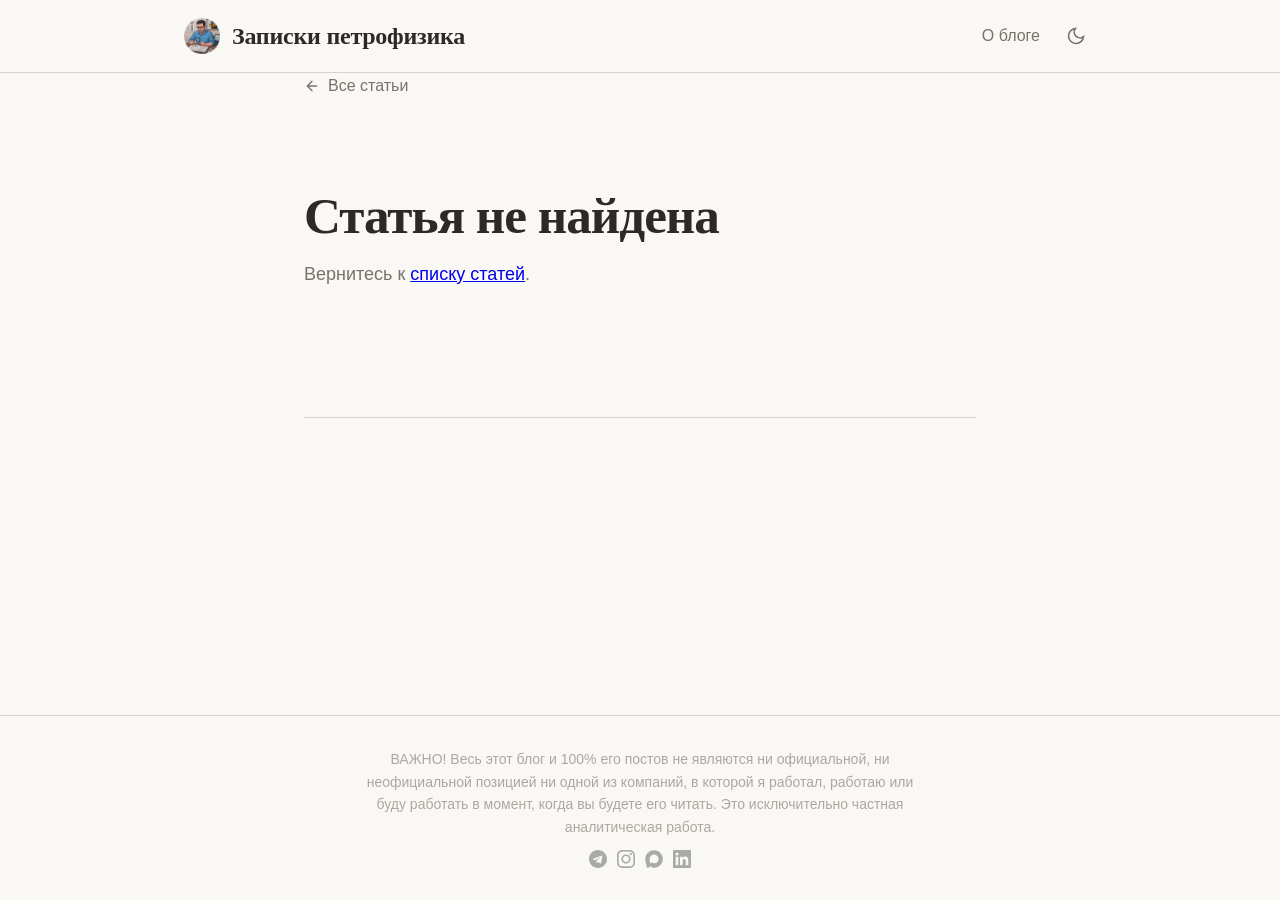
<file: articleAI.html>
<!DOCTYPE html>
<html lang="ru">
<head>

<meta charset="UTF-8">
<meta name="viewport" content="width=device-width, initial-scale=1.0">
<title>Статья — Записки петрофизика</title>
<meta name="description" content="Статья в блоге «Записки петрофизика»">

<!-- Fonts -->
<link href="https://api.fontshare.com/v2/css?f[]=zodiak@400,500,600,700&f[]=satoshi@300,400,500,600,700&display=swap" rel="stylesheet">
<link rel="preconnect" href="https://fonts.googleapis.com">
<link rel="preconnect" href="https://fonts.gstatic.com" crossorigin>
<link href="https://fonts.googleapis.com/css2?family=JetBrains+Mono:wght@400;500&display=swap" rel="stylesheet">

<link rel="stylesheet" href="./base.css">
<link rel="stylesheet" href="./style.css">
   

<!-- Yandex.Metrika counter -->
<script type="text/javascript">
    (function(m,e,t,r,i,k,a){
        m[i]=m[i]||function(){(m[i].a=m[i].a||[]).push(arguments)};
        m[i].l=1*new Date();
        for (var j = 0; j < document.scripts.length; j++) {if (document.scripts[j].src === r) { return; }}
        k=e.createElement(t),a=e.getElementsByTagName(t)[0],k.async=1,k.src=r,a.parentNode.insertBefore(k,a)
    })(window, document,'script','https://mc.yandex.ru/metrika/tag.js?id=108260785', 'ym');

    ym(108260785, 'init', {ssr:true, webvisor:true, clickmap:true, ecommerce:"dataLayer", referrer: document.referrer, url: location.href, accurateTrackBounce:true, trackLinks:true});
</script>
<noscript><div><img src="https://mc.yandex.ru/watch/108260785" style="position:absolute; left:-9999px;" alt="" /></div></noscript>
<!-- /Yandex.Metrika counter -->




   
</head>
<body>
<div class="site-wrapper">

  <!-- HEADER -->
  <header class="site-header">
    <div class="header-inner">
      <a href="./index.html" class="site-logo">
          <img src="./content/images/avatar-round.png"
           width="36"
           height="36"
           alt="Записки петрофизика логотип"
         />
        <span class="site-logo-text">Записки петрофизика</span>
      </a>
      <nav class="header-nav">
        <a href="./article.html?slug=about">О блоге</a>
        <button class="theme-toggle" data-theme-toggle aria-label="Переключить тему">
          <svg width="20" height="20" viewBox="0 0 24 24" fill="none" stroke="currentColor" stroke-width="2"><path d="M21 12.79A9 9 0 1 1 11.21 3 7 7 0 0 0 21 12.79z"/></svg>
        </button>
      </nav>
    </div>
  </header>

  <main>
    <article class="container">

      <!-- Back link -->
      <a href="./index.html" class="back-link">
        <svg viewBox="0 0 24 24" fill="none" stroke="currentColor" stroke-width="2" stroke-linecap="round"><path d="M19 12H5M12 19l-7-7 7-7"/></svg>
        Все статьи
      </a>

      <!-- Article Header — filled dynamically -->
      <header class="article-header" id="articleHeader">
        <div class="loading-state">
          <p style="color:var(--color-text-muted);padding:var(--space-8) 0;">Загрузка статьи...</p>
        </div>
      </header>

      <!-- Article Body — filled dynamically -->
      <div class="article-body" id="articleBody"></div>

      <!-- Related Articles — filled dynamically -->
      <section class="related-articles" id="relatedArticles"></section>

    </article>
  </main>

  <!-- FOOTER -->
  <footer class="site-footer">
    <div class="footer-inner">
      <p>ВАЖНО! Весь этот блог и 100% его постов не являются ни официальной, ни неофициальной позицией ни одной из компаний, в которой я работал, работаю или буду работать в момент, когда вы будете его читать. Это исключительно частная аналитическая работа.</p>
      <div style="display:flex; gap:10px; align-items:center;">
        <a href="https://t.me/petro_notes/" target="_blank" rel="noopener noreferrer" title="Telegram" style="color:#888; display:flex; opacity:0.7; transition:opacity 0.2s;" onmouseover="this.style.opacity='1'" onmouseout="this.style.opacity='0.7'">
          <svg width="18" height="18" viewBox="0 0 24 24" fill="currentColor">
            <path d="M12 0C5.373 0 0 5.373 0 12s5.373 12 12 12 12-5.373 12-12S18.627 0 12 0zm5.894 8.221-1.97 9.28c-.145.658-.537.818-1.084.508l-3-2.21-1.447 1.394c-.16.16-.295.295-.605.295l.213-3.053 5.56-5.023c.242-.213-.054-.333-.373-.12L8.32 13.617l-2.96-.924c-.643-.204-.657-.643.136-.953l11.57-4.461c.537-.194 1.006.131.828.942z"/>
          </svg>
        </a>
        <a href="https://www.instagram.com/petro_notes?igsh=MWZzaDN2NDY3bWJueg==" target="_blank" rel="noopener noreferrer" title="Instagram" style="color:#888; display:flex; opacity:0.7; transition:opacity 0.2s;" onmouseover="this.style.opacity='1'" onmouseout="this.style.opacity='0.7'">
          <svg width="18" height="18" viewBox="0 0 24 24" fill="currentColor">
            <path d="M12 2.163c3.204 0 3.584.012 4.85.07 3.252.148 4.771 1.691 4.919 4.919.058 1.265.069 1.645.069 4.849 0 3.205-.012 3.584-.069 4.849-.149 3.225-1.664 4.771-4.919 4.919-1.266.058-1.644.07-4.85.07-3.204 0-3.584-.012-4.849-.07-3.26-.149-4.771-1.699-4.919-4.92-.058-1.265-.07-1.644-.07-4.849 0-3.204.013-3.583.07-4.849.149-3.227 1.664-4.771 4.919-4.919 1.266-.057 1.645-.069 4.849-.069zM12 0C8.741 0 8.333.014 7.053.072 2.695.272.273 2.69.073 7.052.014 8.333 0 8.741 0 12c0 3.259.014 3.668.072 4.948.2 4.358 2.618 6.78 6.98 6.98C8.333 23.986 8.741 24 12 24c3.259 0 3.668-.014 4.948-.072 4.354-.2 6.782-2.618 6.979-6.98.059-1.28.073-1.689.073-4.948 0-3.259-.014-3.667-.072-4.947-.196-4.354-2.617-6.78-6.979-6.98C15.668.014 15.259 0 12 0zm0 5.838a6.162 6.162 0 1 0 0 12.324 6.162 6.162 0 0 0 0-12.324zM12 16a4 4 0 1 1 0-8 4 4 0 0 1 0 8zm6.406-11.845a1.44 1.44 0 1 0 0 2.881 1.44 1.44 0 0 0 0-2.881z"/>
          </svg>
        </a>
        <a href="https://max.ru/join/KPdUy5JVFTpdkRpOAghJ0sg_9vP7pAJN-DK0LjhiB6M" target="_blank" rel="noopener noreferrer" title="Max" style="display:flex; opacity:0.7; transition:opacity 0.2s;" onmouseover="this.style.opacity='1'" onmouseout="this.style.opacity='0.7'">
          <svg width="18" height="18" viewBox="0 0 720 720" fill="#888">
            <path d="M350.4,9.6C141.8,20.5,4.1,184.1,12.8,390.4c3.8,90.3,40.1,168,48.7,253.7,2.2,22.2-4.2,49.6,21.4,59.3,31.5,11.9,79.8-8.1,106.2-26.4,9-6.1,17.6-13.2,24.2-22,27.3,18.1,53.2,35.6,85.7,43.4,143.1,34.3,299.9-44.2,369.6-170.3C799.6,291.2,622.5-4.6,350.4,9.6h0ZM269.4,504c-11.3,8.8-22.2,20.8-34.7,27.7-18.1,9.7-23.7-.4-30.5-16.4-21.4-50.9-24-137.6-11.5-190.9,16.8-72.5,72.9-136.3,150-143.1,78-6.9,150.4,32.7,183.1,104.2,72.4,159.1-112.9,316.2-256.4,218.6h0Z"/>
          </svg>
        </a>
        <a href="https://www.linkedin.com/in/avakinshin" target="_blank" rel="noopener noreferrer" title="LinkedIn" style="color:#888; display:flex; opacity:0.7; transition:opacity 0.2s;" onmouseover="this.style.opacity='1'" onmouseout="this.style.opacity='0.7'">
          <svg width="18" height="18" viewBox="0 0 24 24" fill="currentColor">
            <path d="M20.447 20.452h-3.554v-5.569c0-1.328-.027-3.037-1.852-3.037-1.853 0-2.136 1.445-2.136 2.939v5.667H9.351V9h3.414v1.561h.046c.477-.9 1.637-1.85 3.37-1.85 3.601 0 4.267 2.37 4.267 5.455v6.286zM5.337 7.433a2.062 2.062 0 0 1-2.063-2.065 2.064 2.064 0 1 1 2.063 2.065zm1.782 13.019H3.555V9h3.564v11.452zM22.225 0H1.771C.792 0 0 .774 0 1.729v20.542C0 23.227.792 24 1.771 24h20.451C23.2 24 24 23.227 24 22.271V1.729C24 .774 23.2 0 22.222 0h.003z"/>
          </svg>
        </a>
      </div>
    </div>
  </footer>

</div>

<script src="./cmsAI.js?v=20260914"></script>
<script src="./app.js"></script>
<script>
  (function () {
    var slug = CMS.getSlugFromUrl();
    var headerEl = document.getElementById('articleHeader');
    var bodyEl = document.getElementById('articleBody');
    var relatedEl = document.getElementById('relatedArticles');

    if (!slug) {
      headerEl.innerHTML = '<h1 class="article-title">Статья не найдена</h1><p style="color:var(--color-text-muted);">Вернитесь к <a href="./index.html">списку статей</a>.</p>';
      return;
    }

    CMS.loadManifest(function (err, posts) {
      if (err) {
        headerEl.innerHTML = '<h1 class="article-title">Ошибка загрузки</h1><p style="color:var(--color-text-muted);">Не удалось загрузить данные. <a href="./index.html">Вернуться</a>.</p>';
        return;
      }

      var post = null;
      for (var i = 0; i < posts.length; i++) {
        if (posts[i].slug === slug) {
          post = posts[i];
          break;
        }
      }

      if (!post) {
        headerEl.innerHTML = '<h1 class="article-title">Статья не найдена</h1><p style="color:var(--color-text-muted);">Статья с таким адресом не существует. <a href="./index.html">Все статьи</a>.</p>';
        return;
      }

      // Load the markdown file
      CMS.loadArticle(post.file, function (loadErr, markdown) {
        if (loadErr) {
          headerEl.innerHTML = '<h1 class="article-title">' + CMS.escapeHtml(post.title) + '</h1><p style="color:var(--color-text-muted);">Не удалось загрузить содержимое статьи.</p>';
          return;
        }

        CMS.renderArticle(post, markdown, headerEl, bodyEl);
        CMS.renderRelated(posts, slug, relatedEl);
      });
    });
  })();
</script>
<script data-pplx-inline-edit>
(function(){
  if(window===window.top)return;
  function inlineAll(orig,clone){
    if(orig.nodeType!==1)return;
    try{
      var cs=getComputedStyle(orig);
      var t='';
      for(var i=0;i<cs.length;i++){t+=cs[i]+':'+cs.getPropertyValue(cs[i])+';';}
      clone.style.cssText=t;
    }catch(e){}
    var oc=orig.children,cc=clone.children;
    for(var j=0;j<oc.length&&j<cc.length;j++){inlineAll(oc[j],cc[j]);}
  }
  function stripExternal(clone){
    var imgs=clone.querySelectorAll('img');
    for(var i=0;i<imgs.length;i++){
      var s=imgs[i].getAttribute('src');
      if(s&&!s.startsWith('data:'))imgs[i].removeAttribute('src');
    }
    var all=clone.querySelectorAll('*');
    for(var i=0;i<all.length;i++){
      var st=all[i].style.cssText;
      if(st&&st.indexOf('url(')>=0){
        all[i].style.cssText=st.replace(/url\(["']?(?!data:)[^)"']*["']?\)/gi,'none');
      }
    }
  }
  var scrollRaf=0;
  function emitScroll(){
    scrollRaf=0;
    var x=window.scrollX||window.pageXOffset||0;
    var y=window.scrollY||window.pageYOffset||0;
    window.parent.postMessage({type:'INLINE_EDIT_SCROLL',scrollX:x,scrollY:y},'*');
  }
  window.addEventListener('scroll',function(){
    if(scrollRaf)return;
    scrollRaf=requestAnimationFrame(emitScroll);
  },{passive:true,capture:true});
  emitScroll();
  window.addEventListener('message',function(e){
    if(!e.data||e.data.type!=='INLINE_EDIT_CAPTURE_REQUEST')return;
    var scrollX=window.scrollX||window.pageXOffset||0;
    var scrollY=window.scrollY||window.pageYOffset||0;
    var w=window.innerWidth,h=window.innerHeight;
    try{
      var clone=document.documentElement.cloneNode(true);
      var rm=clone.querySelectorAll('script,link[rel="stylesheet"],style');
      for(var i=0;i<rm.length;i++){rm[i].remove();}
      inlineAll(document.documentElement,clone);
      stripExternal(clone);
      var html=new XMLSerializer().serializeToString(clone);
      var svg='<svg xmlns="http://www.w3.org/2000/svg" width="'+w+'" height="'+h+'">'
        +'<foreignObject width="100%" height="100%">'
        +'<div xmlns="http://www.w3.org/1999/xhtml" style="width:'+w+'px;height:'+h+'px;overflow:hidden">'
        +'<div style="transform:translate(-'+scrollX+'px,-'+scrollY+'px);transform-origin:top left">'
        +html+'</div></div></foreignObject></svg>';
      var svgUrl='data:image/svg+xml;charset=utf-8,'+encodeURIComponent(svg);
      var img=new Image();
      img.onload=function(){
        var c=document.createElement('canvas');c.width=w;c.height=h;
        c.getContext('2d').drawImage(img,0,0);
        window.parent.postMessage({type:'INLINE_EDIT_SCREENSHOT_RESULT',dataUrl:c.toDataURL('image/png'),scrollX:scrollX,scrollY:scrollY},'*');
      };
      img.onerror=function(){
        window.parent.postMessage({type:'INLINE_EDIT_SCREENSHOT_RESULT',dataUrl:null,scrollX:scrollX,scrollY:scrollY},'*');
      };
      img.src=svgUrl;
    }catch(err){
      window.parent.postMessage({type:'INLINE_EDIT_SCREENSHOT_RESULT',dataUrl:null,scrollX:scrollX,scrollY:scrollY},'*');
    }
  });
})();
</script></body>
</html>
</file>
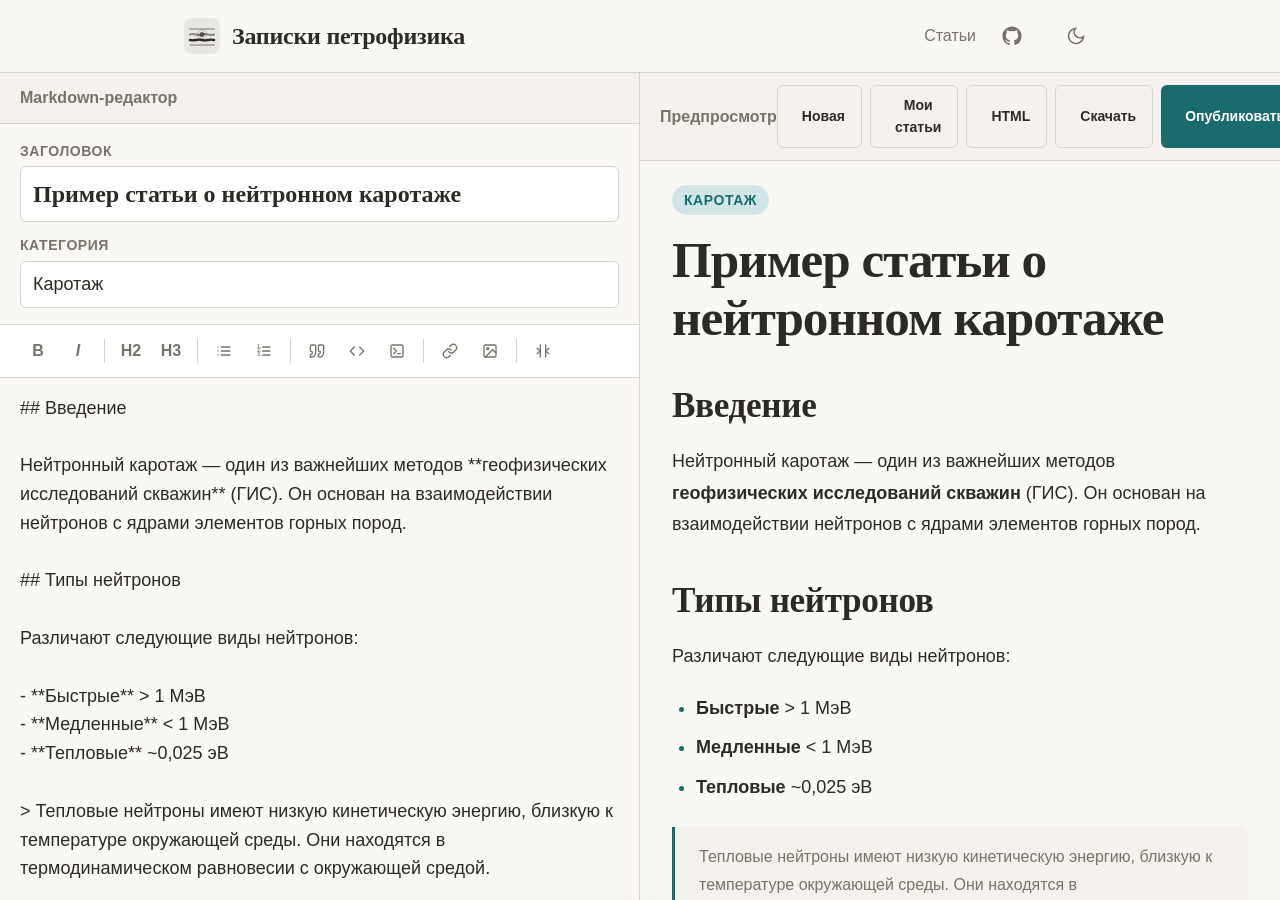
<file: editor.html>
<!DOCTYPE html>
<html lang="ru">
<head>

<meta name="generator" content="Perplexity Computer">
<meta name="author" content="Perplexity Computer">
<meta property="og:see_also" content="https://www.perplexity.ai/computer">
<link rel="author" href="https://www.perplexity.ai/computer">

<meta charset="UTF-8">
<meta name="viewport" content="width=device-width, initial-scale=1.0">
<title>Редактор — Записки петрофизика</title>
<meta name="description" content="Редактор статей для блога «Записки петрофизика». Пишите статьи в формате Markdown с мгновенным предпросмотром.">

<!-- Fonts -->
<link href="https://api.fontshare.com/v2/css?f[]=zodiak@400,500,600,700&f[]=satoshi@300,400,500,600,700&display=swap" rel="stylesheet">
<link rel="preconnect" href="https://fonts.googleapis.com">
<link rel="preconnect" href="https://fonts.gstatic.com" crossorigin>
<link href="https://fonts.googleapis.com/css2?family=JetBrains+Mono:wght@400;500&display=swap" rel="stylesheet">

<link rel="stylesheet" href="./base.css">
<link rel="stylesheet" href="./style.css">

</head>
<body>
<div class="site-wrapper" style="height:100dvh;overflow:hidden;">

  <!-- HEADER -->
  <header class="site-header">
    <div class="header-inner">
      <a href="./index.html" class="site-logo">
        <svg width="36" height="36" viewBox="0 0 36 36" fill="none" xmlns="http://www.w3.org/2000/svg" aria-label="Записки петрофизика логотип">
          <rect width="36" height="36" rx="8" fill="currentColor" opacity="0.08"/>
          <path d="M6 11h24" stroke="currentColor" stroke-width="2" stroke-linecap="round" opacity="0.3"/>
          <path d="M6 16.5c4-2 8 2 12 0s8 2 12 0" stroke="currentColor" stroke-width="2" stroke-linecap="round" opacity="0.5"/>
          <path d="M6 22c4 1.5 8-1.5 12 0s8-1.5 12 0" stroke="currentColor" stroke-width="2.5" stroke-linecap="round"/>
          <path d="M6 27h24" stroke="currentColor" stroke-width="1.5" stroke-linecap="round" opacity="0.4"/>
          <circle cx="18" cy="16.5" r="2.5" fill="currentColor" opacity="0.7"/>
          <circle cx="18" cy="16.5" r="4.5" stroke="currentColor" stroke-width="1" opacity="0.25"/>
        </svg>
        <span class="site-logo-text">Записки петрофизика</span>
      </a>
      <nav class="header-nav">
        <a href="./index.html">Статьи</a>
        <!--<a href="./editor.html">Редактор</a> -->
        <button class="theme-toggle" id="btnGhSettings" title="Настройки GitHub" aria-label="Настройки GitHub" style="margin-right:var(--space-2);">
          <svg width="20" height="20" viewBox="0 0 24 24" fill="currentColor" aria-hidden="true"><path d="M12 .5C5.73.5.5 5.73.5 12c0 5.08 3.29 9.39 7.86 10.91.58.1.79-.25.79-.56 0-.28-.01-1.02-.02-2-3.2.7-3.87-1.54-3.87-1.54-.52-1.33-1.28-1.68-1.28-1.68-1.05-.72.08-.71.08-.71 1.16.08 1.77 1.19 1.77 1.19 1.03 1.77 2.7 1.26 3.36.96.1-.75.4-1.26.73-1.55-2.55-.29-5.24-1.28-5.24-5.7 0-1.26.45-2.29 1.18-3.1-.12-.29-.51-1.46.11-3.05 0 0 .97-.31 3.18 1.18a11.03 11.03 0 015.79 0c2.21-1.49 3.18-1.18 3.18-1.18.62 1.59.23 2.76.11 3.05.74.81 1.18 1.84 1.18 3.1 0 4.43-2.7 5.4-5.27 5.69.41.36.77 1.06.77 2.14 0 1.55-.01 2.79-.01 3.17 0 .31.21.67.8.56A11.51 11.51 0 0023.5 12C23.5 5.73 18.27.5 12 .5z"/></svg>
        </button>
        <button class="theme-toggle" data-theme-toggle aria-label="Переключить тему">
          <svg width="20" height="20" viewBox="0 0 24 24" fill="none" stroke="currentColor" stroke-width="2"><path d="M21 12.79A9 9 0 1 1 11.21 3 7 7 0 0 0 21 12.79z"/></svg>
        </button>
      </nav>
    </div>
  </header>

  <!-- Mobile tab bar -->
  <div class="mobile-tab-bar">
    <button class="mobile-tab active" data-tab="editor">Редактор</button>
    <button class="mobile-tab" data-tab="preview">Предпросмотр</button>
  </div>

  <!-- Editor Layout -->
  <div class="editor-layout">
    <!-- Editor Pane -->
    <div class="editor-pane" id="editorPane">
      <div class="pane-header">
        <span>Markdown-редактор</span>
      </div>

      <!-- Title / Category fields -->
      <div class="editor-fields">
        <div class="editor-field">
          <label for="articleTitle">Заголовок</label>
          <input type="text" id="articleTitle" class="title-input" placeholder="Введите заголовок статьи...">
        </div>
        <div class="editor-field">
          <label for="articleCategory">Категория</label>
          <input type="text" id="articleCategory" placeholder="Например: Каротаж, Интерпретация, Геология...">
        </div>
      </div>

      <!-- Toolbar -->
      <div class="editor-toolbar">
        <button class="toolbar-btn" data-action="bold" title="Жирный (Ctrl+B)"><strong>B</strong></button>
        <button class="toolbar-btn" data-action="italic" title="Курсив (Ctrl+I)"><em>I</em></button>
        <div class="toolbar-separator"></div>
        <button class="toolbar-btn" data-action="h2" title="Заголовок H2">H2</button>
        <button class="toolbar-btn" data-action="h3" title="Заголовок H3">H3</button>
        <div class="toolbar-separator"></div>
        <button class="toolbar-btn" data-action="ul" title="Маркированный список">
          <svg width="16" height="16" viewBox="0 0 24 24" fill="none" stroke="currentColor" stroke-width="2" stroke-linecap="round"><path d="M8 6h13M8 12h13M8 18h13M3 6h.01M3 12h.01M3 18h.01"/></svg>
        </button>
        <button class="toolbar-btn" data-action="ol" title="Нумерованный список">
          <svg width="16" height="16" viewBox="0 0 24 24" fill="none" stroke="currentColor" stroke-width="2" stroke-linecap="round"><path d="M10 6h11M10 12h11M10 18h11"/><text x="2" y="8" font-size="7" fill="currentColor" stroke="none" font-family="sans-serif">1.</text><text x="2" y="14" font-size="7" fill="currentColor" stroke="none" font-family="sans-serif">2.</text><text x="2" y="20" font-size="7" fill="currentColor" stroke="none" font-family="sans-serif">3.</text></svg>
        </button>
        <div class="toolbar-separator"></div>
        <button class="toolbar-btn" data-action="quote" title="Цитата">
          <svg width="16" height="16" viewBox="0 0 24 24" fill="none" stroke="currentColor" stroke-width="2" stroke-linecap="round"><path d="M3 21c3 0 7-1 7-8V5c0-1.25-.756-2.017-2-2H4c-1.25 0-2 .75-2 1.972V11c0 1.25.75 2 2 2 1 0 1 0 1 1v1c0 1-1 2-2 2s-1 .008-1 1.031V21z"/><path d="M15 21c3 0 7-1 7-8V5c0-1.25-.757-2.017-2-2h-4c-1.25 0-2 .75-2 1.972V11c0 1.25.75 2 2 2h.75c0 2.25.25 4-2.75 4v3c0 1 0 1 1 1z"/></svg>
        </button>
        <button class="toolbar-btn" data-action="code" title="Код">
          <svg width="16" height="16" viewBox="0 0 24 24" fill="none" stroke="currentColor" stroke-width="2" stroke-linecap="round"><path d="M16 18l6-6-6-6M8 6l-6 6 6 6"/></svg>
        </button>
        <button class="toolbar-btn" data-action="codeblock" title="Блок кода">
          <svg width="16" height="16" viewBox="0 0 24 24" fill="none" stroke="currentColor" stroke-width="2" stroke-linecap="round"><rect x="3" y="3" width="18" height="18" rx="2"/><path d="M7 8l4 4-4 4M13 16h4"/></svg>
        </button>
        <div class="toolbar-separator"></div>
        <button class="toolbar-btn" data-action="link" title="Ссылка">
          <svg width="16" height="16" viewBox="0 0 24 24" fill="none" stroke="currentColor" stroke-width="2" stroke-linecap="round"><path d="M10 13a5 5 0 0 0 7.54.54l3-3a5 5 0 0 0-7.07-7.07l-1.72 1.71"/><path d="M14 11a5 5 0 0 0-7.54-.54l-3 3a5 5 0 0 0 7.07 7.07l1.71-1.71"/></svg>
        </button>
        <button class="toolbar-btn" data-action="image" title="Изображение">
          <svg width="16" height="16" viewBox="0 0 24 24" fill="none" stroke="currentColor" stroke-width="2" stroke-linecap="round"><rect x="3" y="3" width="18" height="18" rx="2"/><circle cx="8.5" cy="8.5" r="1.5"/><path d="M21 15l-5-5L5 21"/></svg>
        </button>
        <div class="toolbar-separator"></div>
        <button class="toolbar-btn" id="btnToggleSync" data-active="true" title="Синхронный скролл (вкл/выкл)">
            <svg width="16" height="16" viewBox="0 0 24 24" fill="none" stroke="currentColor" stroke-width="2" stroke-linecap="round">
                <path d="M8 3v18M16 3v18"/>
                <path d="M3 8l5 4-5 4M21 8l-5 4 5 4"/>
         </svg>
</button>
      </div>

      <!-- Textarea -->
      <div class="editor-textarea-wrap">
        <textarea class="editor-textarea" id="editorContent" placeholder="Пишите статью в формате Markdown...

## Заголовок раздела

Обычный текст с **жирным** и *курсивом*.

- Элемент списка
- Ещё один элемент

> Цитата с акцентной полоской

`inline code` для формул типа He4+Be9

```
Блок кода
```"></textarea>
      </div>
    </div>

    <!-- Preview Pane -->
    <div class="preview-pane hidden" id="previewPane">
      <div class="pane-header">
        <span>Предпросмотр</span>
        <div class="editor-actions">
          <button class="btn-secondary" id="btnNewArticle" title="Новая статья">
            <svg width="14" height="14" viewBox="0 0 24 24" fill="none" stroke="currentColor" stroke-width="2" stroke-linecap="round"><path d="M12 5v14M5 12h14"/></svg>
            Новая
          </button>
          <button class="btn-secondary" id="btnOpenArticles" title="Открыть статью">
            <svg width="14" height="14" viewBox="0 0 24 24" fill="none" stroke="currentColor" stroke-width="2" stroke-linecap="round"><path d="M2 3h6a4 4 0 014 4v14a3 3 0 00-3-3H2zM22 3h-6a4 4 0 00-4 4v14a3 3 0 013-3h7z"/></svg>
            Мои статьи
          </button>
          <button class="btn-secondary" id="btnExportHtml" title="Экспортировать HTML">
            <svg width="14" height="14" viewBox="0 0 24 24" fill="none" stroke="currentColor" stroke-width="2" stroke-linecap="round"><path d="M16 18l6-6-6-6M8 6l-6 6 6 6"/></svg>
            HTML
          </button>
          <button class="btn-secondary" id="btnDownload" title="Скачать файл">
            <svg width="14" height="14" viewBox="0 0 24 24" fill="none" stroke="currentColor" stroke-width="2" stroke-linecap="round"><path d="M21 15v4a2 2 0 01-2 2H5a2 2 0 01-2-2v-4M7 10l5 5 5-5M12 15V3"/></svg>
            Скачать
          </button>
          <button class="btn-primary" id="btnPublish" title="Опубликовать в GitHub">
            <svg width="14" height="14" viewBox="0 0 24 24" fill="none" stroke="currentColor" stroke-width="2" stroke-linecap="round"><path d="M5 12l5 5L20 7"/></svg>
            Опубликовать
          </button>
        </div>
      </div>
      <div class="preview-scroll">
        <div class="preview-content article-body" id="previewContent">
          <p style="color:var(--color-text-faint);text-align:center;padding:var(--space-12) 0;">Начните писать, чтобы увидеть предпросмотр...</p>
        </div>
      </div>
    </div>
  </div>

  <!-- GitHub Settings Modal -->
  <div class="gh-modal-overlay" id="ghSettingsOverlay">
    <div class="gh-modal">
      <div class="modal-header">
        <h3>Настройки GitHub</h3>
        <button class="modal-close" id="ghSettingsClose">&times;</button>
      </div>
      <div class="modal-body gh-settings-body">
        <p class="gh-help">
          Статьи хранятся в вашем GitHub-репозитории. Создайте <a href="https://github.com/settings/tokens?type=beta" target="_blank" rel="noopener">fine-grained token</a> с правом <strong>Contents: Read and write</strong> только для этого репозитория. Токен сохраняется в cookie вашего браузера.
        </p>
        <div class="editor-field">
          <label for="ghOwner">Owner (ваш GitHub-username)</label>
          <input type="text" id="ghOwner" placeholder="например, av-akinshin">
        </div>
        <div class="editor-field">
          <label for="ghRepo">Repo (название репозитория)</label>
          <input type="text" id="ghRepo" placeholder="например, petro-blog">
        </div>
        <div class="editor-field">
          <label for="ghBranch">Branch</label>
          <input type="text" id="ghBranch" placeholder="main" value="main">
        </div>
        <div class="editor-field">
          <label for="ghToken">Personal Access Token</label>
          <input type="password" id="ghToken" placeholder="github_pat_...">
        </div>
        <div class="gh-status" id="ghTestStatus"></div>
      </div>
      <div class="modal-footer">
        <button class="btn-secondary" id="ghClearBtn">Сбросить</button>
        <button class="btn-secondary" id="ghTestBtn">Проверить</button>
        <button class="btn-primary" id="ghSaveBtn">Сохранить</button>
      </div>
    </div>
  </div>

  <!-- Articles List Modal -->
  <div class="gh-modal-overlay" id="articlesOverlay">
    <div class="gh-modal">
      <div class="modal-header">
        <h3>Мои статьи</h3>
        <button class="modal-close" id="articlesClose">&times;</button>
      </div>
      <div class="modal-body">
        <div id="articlesList" class="articles-list">
          <p class="gh-help">Загрузка...</p>
        </div>
      </div>
    </div>
  </div>

  <!-- Publish Modal (date picker) -->
  <div class="gh-modal-overlay" id="publishOverlay">
    <div class="gh-modal">
      <div class="modal-header">
        <h3>Публикация статьи</h3>
        <button class="modal-close" id="publishClose">&times;</button>
      </div>
      <div class="modal-body">
        <div class="editor-field">
          <label for="publishDate">Дата публикации</label>
          <input type="date" id="publishDate">
          <p class="gh-help" style="margin-top:var(--space-2);">Если дата в будущем — статья появится на сайте автоматически в указанный день.</p>
        </div>
        <div class="gh-status" id="publishStatus"></div>
      </div>
      <div class="modal-footer">
        <button class="btn-secondary" id="publishCancel">Отмена</button>
        <button class="btn-primary" id="publishConfirm">Опубликовать</button>
      </div>
    </div>
  </div>

  <!-- Toast for quick messages -->
  <div id="toast" class="toast"></div>

  <!-- HTML Output Modal -->
  <div class="html-output-overlay" id="htmlOutputOverlay">
    <div class="html-output-modal">
      <div class="modal-header">
        <h3>HTML-код статьи</h3>
        <button class="modal-close" id="modalClose">&times;</button>
      </div>
      <div class="modal-body">
        <textarea id="htmlOutputCode" readonly></textarea>
      </div>
      <div class="modal-footer">
        <button class="btn-secondary" id="btnCopyHtml">
          <svg width="14" height="14" viewBox="0 0 24 24" fill="none" stroke="currentColor" stroke-width="2" stroke-linecap="round"><rect x="9" y="9" width="13" height="13" rx="2"/><path d="M5 15H4a2 2 0 01-2-2V4a2 2 0 012-2h9a2 2 0 012 2v1"/></svg>
          Копировать
        </button>
        <button class="btn-primary" id="btnDownloadHtml">
          <svg width="14" height="14" viewBox="0 0 24 24" fill="none" stroke="currentColor" stroke-width="2" stroke-linecap="round"><path d="M21 15v4a2 2 0 01-2 2H5a2 2 0 01-2-2v-4M7 10l5 5 5-5M12 15V3"/></svg>
          Скачать .html
        </button>
      </div>
    </div>
  </div>

</div>

<script src="./cms.js"></script>
<script src="./github.js"></script>
<script src="./app.js"></script>
<script src="./editor.js"></script>
<script data-pplx-inline-edit>
(function () {
  if (window === window.top) return;

  const allowedParentOrigins = ["https://www.perplexity.ai","https://perplexity.ai","https://testing.perplexity.ai","https://staging.perplexity.ai","https://*.preview.i.perplexity.ai","http://localhost:3000","http://127.0.0.1:3000","http://localhost:5173","http://127.0.0.1:5173"];
  const MAX_FONT_BYTES = 500 * 1024;
  const MAX_TOTAL_FONT_BYTES = 2 * 1024 * 1024;
  let scrollForwarding = false;
  let scrollRaf = 0;
  let trustedTopOrigin = null;

  // Allow entries like "https://*.preview.i.perplexity.ai" — the wildcard
  // matches a single DNS label (no dots), so "https://*.foo" cannot stretch
  // across multiple labels.
  function matchesAllowedOrigin(origin) {
    if (!origin) return false;
    for (const entry of allowedParentOrigins) {
      if (!entry.includes("*")) {
        if (entry === origin) return true;
        continue;
      }
      const pattern = new RegExp(
        "^" +
          entry.replace(/[.+?^${}()|[\]\\]/g, "\\$&").replace(/\*/g, "[^.]+") +
          "$",
      );
      if (pattern.test(origin)) return true;
    }
    return false;
  }

  // Trust decision: when the sender is same-origin-visible (event.origin is a
  // real origin like https://www.perplexity.ai) we trust event.origin directly.
  // When event.origin is "null" (opaque broker srcdoc), we fall back to the
  // broker's stamped `parentOrigin` to identify the top window. The fallback
  // is claim-only — we rely on the browser's native `targetOrigin` enforcement
  // on the response path (see postToTrustedTop) to ensure replies can't be
  // delivered to anyone but the actual top window of that claimed origin.
  function getTrustedParentOrigin(event) {
    const forwardedParentOrigin =
      typeof event.data.parentOrigin === "string" ? event.data.parentOrigin : null;
    const parentOrigin = event.origin === "null" ? forwardedParentOrigin : event.origin;
    return matchesAllowedOrigin(parentOrigin) ? parentOrigin : null;
  }

  // All responses go to window.top with targetOrigin = the allowlisted origin.
  // An attacker that iframes us inside their own null-origin broker can claim
  // any parentOrigin they like, but the browser will drop the reply whenever
  // the real top's origin doesn't match — so the screenshot never leaves.
  function postToTrustedTop(message) {
    if (!trustedTopOrigin) return;
    try {
      window.top.postMessage(message, trustedTopOrigin);
    } catch (_error) {}
  }

  function inlineAll(original, clone) {
    if (original.nodeType !== 1 || clone.nodeType !== 1) return;

    try {
      const computedStyle = getComputedStyle(original);
      // cssText on a computed style is the serialized declaration in modern
      // Chromium/Safari — a single read beats enumerating ~400 longhand
      // properties. Firefox returns "" here, so we fall back on empty.
      const serialized = computedStyle.cssText;
      if (serialized) {
        clone.style.cssText = serialized;
      } else {
        const parts = new Array(computedStyle.length);
        for (let index = 0; index < computedStyle.length; index += 1) {
          const property = computedStyle[index];
          parts[index] = `${property}:${computedStyle.getPropertyValue(property)};`;
        }
        clone.style.cssText = parts.join("");
      }
    } catch (_error) {}

    const originalChildren = original.children;
    const clonedChildren = clone.children;
    for (
      let index = 0;
      index < originalChildren.length && index < clonedChildren.length;
      index += 1
    ) {
      inlineAll(originalChildren[index], clonedChildren[index]);
    }
  }

  function extractFontUrl(srcValue) {
    const matches = [
      ...srcValue.matchAll(
        /url\(["']?([^"')]+)["']?\)(?:\s*format\(["']?([^"')]+)["']?\))?/gi,
      ),
    ];
    if (matches.length === 0) return null;
    const woff2 = matches.find((m) => m[2] && m[2].toLowerCase().includes("woff2"));
    if (woff2) return woff2[1];
    const woff = matches.find((m) => m[2] && m[2].toLowerCase().includes("woff"));
    if (woff) return woff[1];
    return matches[0][1];
  }

  // Cache resolved font URL -> data URI across captures. Fonts on a page
  // essentially never change, and a batch run emits multiple captures back to
  // back — without this we'd refetch + re-base64 every time.
  const fontDataUriCache = new Map();
  const SRC_DECLARATION_RE = /src\s*:\s*[^;}]+/i;

  async function fetchAsDataUri(url) {
    if (fontDataUriCache.has(url)) return fontDataUriCache.get(url);
    let dataUri = null;
    try {
      const response = await fetch(url, { mode: "cors", credentials: "omit" });
      if (response.ok) {
        const blob = await response.blob();
        if (blob.size <= MAX_FONT_BYTES) {
          dataUri = await new Promise((resolve) => {
            const reader = new FileReader();
            reader.onloadend = () =>
              resolve(typeof reader.result === "string" ? reader.result : null);
            reader.onerror = () => resolve(null);
            reader.readAsDataURL(blob);
          });
        }
      }
    } catch (_error) {
      dataUri = null;
    }
    fontDataUriCache.set(url, dataUri);
    return dataUri;
  }

  function collectFontFaceRuleTexts() {
    const rules = [];
    for (const sheet of document.styleSheets) {
      let cssRules;
      try {
        cssRules = sheet.cssRules;
      } catch (_error) {
        continue;
      }
      if (!cssRules) continue;
      for (const rule of cssRules) {
        const cssText = rule.cssText || "";
        if (cssText.startsWith("@font-face")) rules.push(cssText);
      }
    }
    return rules;
  }

  async function buildInlinedFontCss() {
    const ruleTexts = collectFontFaceRuleTexts();
    if (ruleTexts.length === 0) return null;

    const resolved = ruleTexts.map((cssText) => {
      if (!SRC_DECLARATION_RE.test(cssText)) return null;
      const srcMatch = cssText.match(/src\s*:\s*([^;}]+)[;}]/i);
      if (!srcMatch) return null;
      const url = extractFontUrl(srcMatch[1]);
      if (!url) return null;
      try {
        return { cssText, url: new URL(url, document.baseURI).href };
      } catch (_error) {
        return null;
      }
    });

    const dataUris = await Promise.all(
      resolved.map((entry) => (entry ? fetchAsDataUri(entry.url) : Promise.resolve(null))),
    );

    const inlined = [];
    let totalBytes = 0;
    for (let index = 0; index < resolved.length; index += 1) {
      const entry = resolved[index];
      const dataUri = dataUris[index];
      if (!entry || !dataUri) continue;
      const approxBytes = dataUri.length * 0.75;
      if (totalBytes + approxBytes > MAX_TOTAL_FONT_BYTES) break;
      totalBytes += approxBytes;
      inlined.push(entry.cssText.replace(SRC_DECLARATION_RE, `src: url("${dataUri}")`));
    }
    return inlined.length > 0 ? inlined.join("\n") : null;
  }

  function stripExternal(clone) {
    const images = clone.querySelectorAll("img");
    for (let index = 0; index < images.length; index += 1) {
      const src = images[index].getAttribute("src");
      if (src && !src.startsWith("data:")) images[index].removeAttribute("src");
    }

    const elements = clone.querySelectorAll("*");
    for (let index = 0; index < elements.length; index += 1) {
      const style = elements[index].style.cssText;
      if (style && style.includes("url(")) {
        elements[index].style.cssText = style.replace(
          /url\(["']?(?!data:)[^)"']*["']?\)/gi,
          "none",
        );
      }
    }
  }

  function emitScroll() {
    scrollRaf = 0;
    if (!scrollForwarding) return;
    postToTrustedTop({
      type: "INLINE_EDIT_SCROLL",
      scrollX: window.scrollX,
      scrollY: window.scrollY,
    });
  }

  window.addEventListener(
    "scroll",
    function () {
      if (!scrollForwarding || scrollRaf) return;
      scrollRaf = requestAnimationFrame(emitScroll);
    },
    { passive: true, capture: true },
  );

  async function handleCaptureRequest(event) {
    const requestId = event.data.requestId;
    const scrollX = window.scrollX;
    const scrollY = window.scrollY;
    const width = window.innerWidth;
    const height = window.innerHeight;

    function postResult(dataUrl) {
      postToTrustedTop({
        type: "INLINE_EDIT_SCREENSHOT_RESULT",
        requestId,
        dataUrl,
        scrollX,
        scrollY,
      });
    }

    try {
      // Wait for any pending web fonts to resolve so both inline metrics and
      // the @font-face inlining below see the same loaded faces.
      if (document.fonts && document.fonts.ready) {
        try {
          await document.fonts.ready;
        } catch (_error) {}
      }

      const clone = document.documentElement.cloneNode(true);
      inlineAll(document.documentElement, clone);

      const removedNodes = clone.querySelectorAll("script,link[rel=\"stylesheet\"],style");
      for (let index = 0; index < removedNodes.length; index += 1) {
        removedNodes[index].remove();
      }

      stripExternal(clone);

      // Re-embed web fonts as data-URI @font-face rules so the SVG rasterizer
      // can resolve them — external font URLs aren't fetched during
      // foreignObject rendering, which would otherwise force a fallback face
      // and change text metrics.
      const inlinedFontCss = await buildInlinedFontCss();
      if (inlinedFontCss) {
        const styleEl = document.createElement("style");
        styleEl.textContent = inlinedFontCss;
        const head = clone.querySelector("head");
        if (head) head.appendChild(styleEl);
        else clone.insertBefore(styleEl, clone.firstChild);
      }

      const html = new XMLSerializer().serializeToString(clone);
      const svg =
        `<svg xmlns="http://www.w3.org/2000/svg" width="${width}" height="${height}">` +
        '<foreignObject width="100%" height="100%">' +
        `<div xmlns="http://www.w3.org/1999/xhtml" style="width:${width}px;height:${height}px;overflow:hidden">` +
        `<div style="transform:translate(-${scrollX}px,-${scrollY}px);transform-origin:top left">` +
        html +
        "</div></div></foreignObject></svg>";
      const svgUrl = `data:image/svg+xml;charset=utf-8,${encodeURIComponent(svg)}`;
      const image = new Image();
      image.onload = function () {
        const canvas = document.createElement("canvas");
        canvas.width = width;
        canvas.height = height;
        canvas.getContext("2d").drawImage(image, 0, 0);
        postResult(canvas.toDataURL("image/png"));
      };
      image.onerror = function () {
        postResult(null);
      };
      image.src = svgUrl;
    } catch (_error) {
      postResult(null);
    }
  }

  window.addEventListener("message", function (event) {
    if (!event.data) return;
    // Only accept messages from the direct parent frame. Blocks sibling /
    // unrelated-window postMessage senders that could otherwise reach us.
    if (event.source !== window.parent) return;

    const trustedParentOrigin = getTrustedParentOrigin(event);
    if (!trustedParentOrigin) return;
    trustedTopOrigin = trustedParentOrigin;

    if (event.data.type === "INLINE_EDIT_SCROLL_START") {
      scrollForwarding = true;
      emitScroll();
      return;
    }

    if (event.data.type === "INLINE_EDIT_SCROLL_STOP") {
      scrollForwarding = false;
      if (scrollRaf) cancelAnimationFrame(scrollRaf);
      scrollRaf = 0;
      return;
    }

    if (event.data.type !== "INLINE_EDIT_CAPTURE_REQUEST") return;

    handleCaptureRequest(event);
  });
})();

</script></body>
</html>
</file>
<file: base.css>
/* base.css — Reset + Design Tokens for Записки петрофизика */

*, *::before, *::after { box-sizing: border-box; margin: 0; padding: 0; }

html {
  -moz-text-size-adjust: none;
  -webkit-text-size-adjust: none;
  text-size-adjust: none;
  -webkit-font-smoothing: antialiased;
  -moz-osx-font-smoothing: grayscale;
  text-rendering: optimizeLegibility;
  scroll-behavior: smooth;
  hanging-punctuation: first last;
  scroll-padding-top: var(--space-16);
}

body {
  min-height: 100dvh;
  line-height: 1.6;
  font-family: var(--font-body, sans-serif);
  font-size: var(--text-base);
  color: var(--color-text);
  background-color: var(--color-bg);
}

img, picture, video, canvas, svg { display: block; max-width: 100%; height: auto; }
ul[role="list"], ol[role="list"] { list-style: none; }
input, button, textarea, select { font: inherit; color: inherit; }

h1, h2, h3, h4, h5, h6 { text-wrap: balance; line-height: 1.15; }
p, li, figcaption { text-wrap: pretty; max-width: 72ch; }

::selection {
  background: oklch(from var(--color-primary) l c h / 0.25);
  color: var(--color-text);
}

:focus-visible {
  outline: 2px solid var(--color-primary);
  outline-offset: 3px;
  border-radius: var(--radius-sm);
}

@media (prefers-reduced-motion: reduce) {
  *, *::before, *::after {
    animation-duration: 0.01ms !important;
    animation-iteration-count: 1 !important;
    transition-duration: 0.01ms !important;
    scroll-behavior: auto !important;
  }
}

button { cursor: pointer; background: none; border: none; }
table { border-collapse: collapse; width: 100%; }

a, button, [role="button"], [role="link"], input, textarea, select {
  transition: color var(--transition-interactive),
              background var(--transition-interactive),
              border-color var(--transition-interactive),
              box-shadow var(--transition-interactive);
}

.sr-only {
  position: absolute; width: 1px; height: 1px; padding: 0; margin: -1px;
  overflow: hidden; clip: rect(0, 0, 0, 0); white-space: nowrap; border-width: 0;
}

/* ========== TYPE SCALE ========== */
:root {
  --text-xs:   clamp(0.75rem,  0.7rem  + 0.25vw, 0.875rem);
  --text-sm:   clamp(0.875rem, 0.8rem  + 0.35vw, 1rem);
  --text-base: clamp(1rem,     0.95rem + 0.25vw, 1.125rem);
  --text-lg:   clamp(1.125rem, 1rem    + 0.75vw, 1.5rem);
  --text-xl:   clamp(1.5rem,   1.2rem  + 1.25vw, 2.25rem);
  --text-2xl:  clamp(2rem,     1.2rem  + 2.5vw,  3.5rem);
  --text-3xl:  clamp(2.5rem,   1rem    + 4vw,    5rem);
}

/* ========== SPACING ========== */
:root {
  --space-1:  0.25rem;
  --space-2:  0.5rem;
  --space-3:  0.75rem;
  --space-4:  1rem;
  --space-5:  1.25rem;
  --space-6:  1.5rem;
  --space-8:  2rem;
  --space-10: 2.5rem;
  --space-12: 3rem;
  --space-16: 4rem;
  --space-20: 5rem;
  --space-24: 6rem;
  --space-32: 8rem;
}

/* ========== RADIUS / TRANSITIONS / SHADOWS ========== */
:root {
  --radius-sm: 0.375rem;
  --radius-md: 0.5rem;
  --radius-lg: 0.75rem;
  --radius-xl: 1rem;
  --radius-full: 9999px;
  --transition-interactive: 180ms cubic-bezier(0.16, 1, 0.3, 1);
  --content-narrow: 720px;
  --content-default: 960px;
  --content-wide: 1200px;
}

/* ========== GEOLOGICAL PALETTE — LIGHT MODE ========== */
:root, [data-theme="light"] {
  --color-bg:             #faf8f5;
  --color-surface:        #ffffff;
  --color-surface-2:      #f5f2ed;
  --color-surface-offset: #eeebe5;
  --color-surface-dynamic: #e3dfd8;
  --color-divider:        #d8d4cc;
  --color-border:         #ccc8bf;

  --color-text:           #2c2a24;
  --color-text-muted:     #76736a;
  --color-text-faint:     #aba8a0;
  --color-text-inverse:   #faf8f5;

  /* Deep teal — geological water/depth */
  --color-primary:        #1a6b6e;
  --color-primary-hover:  #0e5255;
  --color-primary-active: #0a3c3e;
  --color-primary-highlight: #d1e6e6;

  /* Warm earth accent */
  --color-accent:         #9b6b3d;
  --color-accent-hover:   #7d5530;
  --color-accent-highlight: #ece0d3;

  /* Tags */
  --color-tag-bg:         #e8e4dc;
  --color-tag-text:       #5a574f;

  --shadow-sm: 0 1px 2px rgba(44, 42, 36, 0.06);
  --shadow-md: 0 4px 12px rgba(44, 42, 36, 0.08);
  --shadow-lg: 0 12px 32px rgba(44, 42, 36, 0.12);
}

/* ========== GEOLOGICAL PALETTE — DARK MODE ========== */
[data-theme="dark"] {
  --color-bg:             #1a1917;
  --color-surface:        #222120;
  --color-surface-2:      #2a2928;
  --color-surface-offset: #1e1d1c;
  --color-surface-dynamic: #333230;
  --color-divider:        #3a3937;
  --color-border:         #454442;

  --color-text:           #d8d5cf;
  --color-text-muted:     #8a877f;
  --color-text-faint:     #5e5c56;
  --color-text-inverse:   #1a1917;

  --color-primary:        #5aafb2;
  --color-primary-hover:  #3b9497;
  --color-primary-active: #2b7a7d;
  --color-primary-highlight: #2a3c3c;

  --color-accent:         #c49460;
  --color-accent-hover:   #d4a874;
  --color-accent-highlight: #3a3128;

  --color-tag-bg:         #333230;
  --color-tag-text:       #aba8a0;

  --shadow-sm: 0 1px 2px rgba(0, 0, 0, 0.2);
  --shadow-md: 0 4px 12px rgba(0, 0, 0, 0.3);
  --shadow-lg: 0 12px 32px rgba(0, 0, 0, 0.4);
}

/* System preference fallback */
@media (prefers-color-scheme: dark) {
  :root:not([data-theme]) {
    --color-bg:             #1a1917;
    --color-surface:        #222120;
    --color-surface-2:      #2a2928;
    --color-surface-offset: #1e1d1c;
    --color-surface-dynamic: #333230;
    --color-divider:        #3a3937;
    --color-border:         #454442;
    --color-text:           #d8d5cf;
    --color-text-muted:     #8a877f;
    --color-text-faint:     #5e5c56;
    --color-text-inverse:   #1a1917;
    --color-primary:        #5aafb2;
    --color-primary-hover:  #3b9497;
    --color-primary-active: #2b7a7d;
    --color-primary-highlight: #2a3c3c;
    --color-accent:         #c49460;
    --color-accent-hover:   #d4a874;
    --color-accent-highlight: #3a3128;
    --color-tag-bg:         #333230;
    --color-tag-text:       #aba8a0;
    --shadow-sm: 0 1px 2px rgba(0, 0, 0, 0.2);
    --shadow-md: 0 4px 12px rgba(0, 0, 0, 0.3);
    --shadow-lg: 0 12px 32px rgba(0, 0, 0, 0.4);
  }
}
</file>
<file: style.css>
/* style.css — Component styles for Записки петрофизика */

/* ========== FONTS ========== */
:root {
  --font-display: 'Zodiak', 'Georgia', serif;
  --font-body: 'Satoshi', 'Inter', sans-serif;
  --font-mono: 'JetBrains Mono', 'Consolas', monospace;
}

/* ========== GLOBAL LAYOUT ========== */
.site-wrapper {
  display: flex;
  flex-direction: column;
  min-height: 100dvh;
}

.container {
  width: 100%;
  max-width: var(--content-narrow);
  margin-inline: auto;
  padding-inline: var(--space-6);
}

.container--wide {
  max-width: var(--content-default);
}

/* ========== HEADER ========== */
.site-header {
  position: sticky;
  top: 0;
  z-index: 50;
  background: oklch(from var(--color-bg) l c h / 0.92);
  backdrop-filter: blur(12px);
  -webkit-backdrop-filter: blur(12px);
  border-bottom: 1px solid var(--color-divider);
  padding: var(--space-4) 0;
}

.header-inner {
  display: flex;
  align-items: center;
  justify-content: space-between;
  max-width: var(--content-default);
  margin-inline: auto;
  padding-inline: var(--space-6);
}

.site-logo {
  display: flex;
  align-items: center;
  gap: var(--space-3);
  text-decoration: none;
  color: var(--color-text);
}

.site-logo svg {
  flex-shrink: 0;
}

.site-logo-text {
  font-family: var(--font-display);
  font-size: var(--text-lg);
  font-weight: 600;
  letter-spacing: -0.01em;
  line-height: 1.2;
}

.header-nav {
  display: flex;
  align-items: center;
  gap: var(--space-4);
}

.header-nav a {
  font-size: var(--text-sm);
  color: var(--color-text-muted);
  text-decoration: none;
  font-weight: 500;
}

.header-nav a:hover {
  color: var(--color-primary);
}

.theme-toggle {
  display: flex;
  align-items: center;
  justify-content: center;
  width: 40px;
  height: 40px;
  border-radius: var(--radius-full);
  color: var(--color-text-muted);
  background: transparent;
}

.theme-toggle:hover {
  background: var(--color-surface-2);
  color: var(--color-text);
}

/* ========== HERO / INDEX ========== */
.hero {
  padding: clamp(var(--space-12), 6vw, var(--space-20)) 0;
  text-align: center;
}

.hero-links {
  font-size: var(--text-base);
  color: var(--color-text-muted);
  display: flex;
  flex-wrap: wrap;
  justify-content: center;
  gap: 14px;
  margin-top: 12px;
}

.hero-links a:not(:last-child)::after {
  content: "|";
  margin-left: 14px;
  color: #999;
}

.hero-logo {
  display: flex;
  justify-content: center;
  margin-bottom: var(--space-6);
}

.hero h1 {
  font-family: var(--font-display);
  font-size: var(--text-2xl);
  font-weight: 700;
  color: var(--color-text);
  margin-bottom: var(--space-4);
  letter-spacing: -0.02em;
}

.hero-description {
  font-size: var(--text-base);
  color: var(--color-text-muted);
  max-width: 540px;
  margin-inline: auto;
  line-height: 1.7;
}

/* ========== ARTICLE CARDS ========== */
.articles-section {
  padding-bottom: clamp(var(--space-12), 6vw, var(--space-24));
}

.articles-section h2 {
  font-family: var(--font-display);
  font-size: var(--text-xl);
  font-weight: 600;
  margin-bottom: var(--space-8);
  color: var(--color-text);
}

.articles-grid {
  display: flex;
  flex-direction: column;
  gap: var(--space-6);
}

.article-card {
  display: block;
  background: var(--color-surface);
  border: 1px solid var(--color-divider);
  border-radius: var(--radius-lg);
  padding: var(--space-6) var(--space-8);
  text-decoration: none;
  color: var(--color-text);
  transition: box-shadow var(--transition-interactive),
              border-color var(--transition-interactive),
              transform var(--transition-interactive);
}

.article-card:hover {
  box-shadow: var(--shadow-md);
  border-color: var(--color-border);
  transform: translateY(-2px);
}

.article-card-meta {
  display: flex;
  align-items: center;
  gap: var(--space-3);
  margin-bottom: var(--space-3);
}

.article-card-tag {
  display: inline-block;
  font-size: var(--text-xs);
  font-weight: 600;
  color: var(--color-primary);
  background: var(--color-primary-highlight);
  padding: var(--space-1) var(--space-3);
  border-radius: var(--radius-full);
  text-transform: uppercase;
  letter-spacing: 0.04em;
}

.article-card-date {
  font-size: var(--text-xs);
  color: var(--color-text-faint);
}

.article-card h3 {
  font-family: var(--font-display);
  font-size: var(--text-lg);
  font-weight: 600;
  margin-bottom: var(--space-2);
  line-height: 1.3;
  color: var(--color-text);
}

.article-card p {
  font-size: var(--text-sm);
  color: var(--color-text-muted);
  line-height: 1.6;
}

/* ========== ARTICLE PAGE ========== */
.article-header {
  padding: clamp(var(--space-8), 5vw, var(--space-16)) 0 var(--space-8);
}

.article-author {
  display: flex;
  align-items: center;
  gap: var(--space-3);
  margin-bottom: var(--space-6);
}

.article-avatar {
  width: 44px;
  height: 44px;
  border-radius: var(--radius-full);
  background: linear-gradient(135deg, var(--color-primary), var(--color-accent));
  display: flex;
  align-items: center;
  justify-content: center;
  flex-shrink: 0;
  overflow: hidden;
}

.article-avatar svg {
  width: 24px;
  height: 24px;
  color: white;
}

.article-author-info {
  display: flex;
  flex-direction: column;
}

.article-author-name {
  font-weight: 600;
  font-size: var(--text-sm);
  color: var(--color-text);
}

.article-author-detail {
  font-size: var(--text-xs);
  color: var(--color-text-muted);
}

.article-category {
  display: inline-block;
  font-size: var(--text-xs);
  font-weight: 600;
  color: var(--color-primary);
  background: var(--color-primary-highlight);
  padding: var(--space-1) var(--space-3);
  border-radius: var(--radius-full);
  text-transform: uppercase;
  letter-spacing: 0.04em;
  margin-bottom: var(--space-4);
}

.article-title {
  font-family: var(--font-display);
  font-size: var(--text-2xl);
  font-weight: 700;
  color: var(--color-text);
  letter-spacing: -0.02em;
  line-height: 1.12;
  margin-bottom: var(--space-4);
}

.article-date {
  font-size: var(--text-xs);
  color: var(--color-text-faint);
}

/* ========== ARTICLE BODY ========== */
.article-body {
  padding-bottom: var(--space-12);
}

.article-body p {
  font-size: var(--text-base);
  line-height: 1.75;
  color: var(--color-text);
  margin-bottom: var(--space-5);
}

.article-body h2 {
  font-family: var(--font-display);
  font-size: var(--text-xl);
  font-weight: 600;
  color: var(--color-text);
  margin-top: var(--space-10);
  margin-bottom: var(--space-5);
  letter-spacing: -0.01em;
}

.article-body h3 {
  font-family: var(--font-display);
  font-size: var(--text-lg);
  font-weight: 600;
  color: var(--color-text);
  margin-top: var(--space-8);
  margin-bottom: var(--space-4);
}

.article-body strong {
  font-weight: 700;
  color: var(--color-text);
}

.article-body em {
  font-style: italic;
}

.article-body a {
  color: var(--color-primary);
  text-decoration: underline;
  text-underline-offset: 3px;
  text-decoration-thickness: 1px;
}

.article-body a:hover {
  color: var(--color-primary-hover);
}

.article-body ul,
.article-body ol {
  margin-bottom: var(--space-5);
  padding-left: var(--space-6);
}

.article-body ul {
  list-style: disc;
}

.article-body ol {
  list-style: decimal;
}

.article-body li {
  font-size: var(--text-base);
  line-height: 1.75;
  margin-bottom: var(--space-2);
  color: var(--color-text);
}

.article-body li::marker {
  color: var(--color-primary);
}

.article-body blockquote {
  border-left: 3px solid var(--color-primary);
  padding: var(--space-4) var(--space-6);
  margin: var(--space-6) 0;
  background: var(--color-surface-2);
  border-radius: 0 var(--radius-md) var(--radius-md) 0;
}

.article-body blockquote p {
  color: var(--color-text-muted);
  font-size: var(--text-sm);
  margin-bottom: var(--space-2);
}

.article-body blockquote p:last-child {
  margin-bottom: 0;
}

.article-body code {
  font-family: var(--font-mono);
  font-size: 0.88em;
  background: var(--color-surface-2);
  border: 1px solid var(--color-divider);
  padding: 0.15em 0.4em;
  border-radius: var(--radius-sm);
  color: var(--color-accent);
  word-break: break-word;
}

.article-body pre {
  background: var(--color-surface-2);
  border: 1px solid var(--color-divider);
  border-radius: var(--radius-md);
  padding: var(--space-4) var(--space-5);
  margin: var(--space-5) 0;
  overflow-x: auto;
}

.article-body pre code {
  background: none;
  border: none;
  padding: 0;
  color: var(--color-text);
  font-size: var(--text-sm);
  line-height: 1.6;
}

.article-body img {
  display: block;
  max-width: 100%;
  height: auto;
  border-radius: var(--radius-md);
  border: 1px solid var(--color-divider);
}

.article-body table {
  margin: var(--space-6) 0;
  border: 1px solid var(--color-divider);
  border-radius: var(--radius-md);
  overflow: hidden;
  font-size: var(--text-sm);
}

.article-body th,
.article-body td {
  padding: var(--space-3) var(--space-4);
  text-align: left;
  border-bottom: 1px solid var(--color-divider);
}

.article-body th {
  background: var(--color-surface-2);
  font-weight: 600;
  color: var(--color-text);
}

.article-body td {
  color: var(--color-text-muted);
}

.article-body figure,
.article-body .article-figure {
  margin: var(--space-8) 0;
  padding: 0;
}

.article-body .article-figure img {
  margin: 0;
}

.article-body figcaption {
  font-family: var(--font-body);
  font-size: var(--text-xs);
  color: var(--color-text-faint);
  text-align: center;
  margin-top: var(--space-3);
  line-height: 1.5;
  font-style: italic;
}

/* Dark mode: soften bright images */
[data-theme="dark"] .article-body img {
  border-color: var(--color-border);
  box-shadow: 0 2px 16px rgba(0, 0, 0, 0.3);
}

/* Wide image: breaks out of content column */
.article-body .article-figure--wide {
  margin-left: calc(-1 * var(--space-8));
  margin-right: calc(-1 * var(--space-8));
}

.article-body .article-figure--wide img {
  width: 100%;
  border-radius: var(--radius-lg);
}

/* Numbered steps */
.article-body .steps {
  counter-reset: step;
  list-style: none;
  padding-left: 0;
}

.article-body .steps li {
  counter-increment: step;
  padding-left: var(--space-8);
  position: relative;
  margin-bottom: var(--space-3);
}

.article-body .steps li::before {
  content: counter(step) ".";
  position: absolute;
  left: 0;
  font-weight: 700;
  color: var(--color-primary);
  font-family: var(--font-display);
}

/* ========== REFERENCES ========== */
.references {
  border-top: 1px solid var(--color-divider);
  padding-top: var(--space-8);
  margin-top: var(--space-8);
}

.references h2 {
  font-family: var(--font-display);
  font-size: var(--text-lg);
  font-weight: 600;
  margin-bottom: var(--space-5);
  color: var(--color-text);
}

.references ol {
  padding-left: var(--space-5);
  list-style: decimal;
}

.references li {
  font-size: var(--text-sm);
  color: var(--color-text-muted);
  line-height: 1.6;
  margin-bottom: var(--space-3);
}

.references a {
  color: var(--color-primary);
  word-break: break-all;
}

/* ========== BACK LINK ========== */
.back-link {
  display: inline-flex;
  align-items: center;
  gap: var(--space-2);
  font-size: var(--text-sm);
  color: var(--color-text-muted);
  text-decoration: none;
  font-weight: 500;
  margin-bottom: var(--space-6);
}

.back-link:hover {
  color: var(--color-primary);
}

.back-link svg {
  width: 16px;
  height: 16px;
}

/* ========== RELATED ARTICLES ========== */
.related-articles {
  border-top: 1px solid var(--color-divider);
  padding-top: var(--space-8);
  margin-top: var(--space-12);
  padding-bottom: var(--space-12);
}

.related-articles h2 {
  font-family: var(--font-display);
  font-size: var(--text-lg);
  font-weight: 600;
  margin-bottom: var(--space-6);
  color: var(--color-text);
}

.related-grid {
  display: grid;
  grid-template-columns: repeat(auto-fit, minmax(260px, 1fr));
  gap: var(--space-4);
}

.related-card {
  display: block;
  padding: var(--space-5);
  background: var(--color-surface);
  border: 1px solid var(--color-divider);
  border-radius: var(--radius-md);
  text-decoration: none;
  color: var(--color-text);
  transition: box-shadow var(--transition-interactive),
              border-color var(--transition-interactive);
}

.related-card:hover {
  box-shadow: var(--shadow-sm);
  border-color: var(--color-border);
}

.related-card-tag {
  font-size: var(--text-xs);
  color: var(--color-primary);
  font-weight: 600;
  text-transform: uppercase;
  letter-spacing: 0.04em;
  margin-bottom: var(--space-2);
}

.related-card h3 {
  font-family: var(--font-display);
  font-size: var(--text-base);
  font-weight: 600;
  line-height: 1.3;
}

/* ========== FOOTER ========== */
.site-footer {
  border-top: 1px solid var(--color-divider);
  padding: var(--space-8) 0;
  margin-top: auto;
}

.footer-inner {
  max-width: var(--content-default);
  margin-inline: auto;
  padding-inline: var(--space-6);
  display: flex;
  flex-direction: column;
  align-items: center;
  gap: var(--space-3);
  text-align: center;
}

.footer-inner p {
  font-size: var(--text-xs);
  color: var(--color-text-faint);
}

.footer-inner a {
  color: var(--color-text-muted);
  text-decoration: none;
  font-size: var(--text-xs);
}

.footer-inner a:hover {
  color: var(--color-primary);
}

/* ========== EDITOR PAGE ========== */
.editor-layout {
  display: grid;
  grid-template-columns: 1fr 1fr;
  gap: 0;
  height: calc(100dvh - 65px);
  overflow: hidden;
}

.editor-pane {
  display: flex;
  flex-direction: column;
  overflow: hidden;
  border-right: 1px solid var(--color-divider);
}

.preview-pane {
  display: flex;
  flex-direction: column;
  overflow: hidden;
}

.pane-header {
  padding: var(--space-3) var(--space-5);
  border-bottom: 1px solid var(--color-divider);
  background: var(--color-surface-2);
  font-size: var(--text-sm);
  font-weight: 600;
  color: var(--color-text-muted);
  flex-shrink: 0;
  display: flex;
  align-items: center;
  justify-content: space-between;
}

.editor-fields {
  padding: var(--space-4) var(--space-5);
  border-bottom: 1px solid var(--color-divider);
  display: flex;
  flex-direction: column;
  gap: var(--space-3);
  flex-shrink: 0;
}

.editor-field {
  display: flex;
  flex-direction: column;
  gap: var(--space-1);
}

.editor-field label {
  font-size: var(--text-xs);
  font-weight: 600;
  color: var(--color-text-muted);
  text-transform: uppercase;
  letter-spacing: 0.04em;
}

.editor-field input {
  font-size: var(--text-base);
  padding: var(--space-2) var(--space-3);
  background: var(--color-surface);
  border: 1px solid var(--color-divider);
  border-radius: var(--radius-sm);
  color: var(--color-text);
}

.editor-field input:focus {
  outline: none;
  border-color: var(--color-primary);
}

.editor-field input.title-input {
  font-family: var(--font-display);
  font-size: var(--text-lg);
  font-weight: 600;
}

/* Toolbar */
.editor-toolbar {
  display: flex;
  flex-wrap: wrap;
  gap: var(--space-1);
  padding: var(--space-2) var(--space-5);
  border-bottom: 1px solid var(--color-divider);
  background: var(--color-surface);
  flex-shrink: 0;
}

.toolbar-btn {
  display: flex;
  align-items: center;
  justify-content: center;
  width: 36px;
  height: 36px;
  border-radius: var(--radius-sm);
  color: var(--color-text-muted);
  font-size: var(--text-sm);
  font-weight: 700;
  font-family: var(--font-body);
}

.toolbar-btn:hover {
  background: var(--color-surface-2);
  color: var(--color-text);
}

.toolbar-btn.active {
  background: var(--color-primary-highlight);
  color: var(--color-primary);
}

#btnToggleSync[data-active="false"] {
    color: var(--color-text-faint);
    opacity: 0.5;
}

.toolbar-separator {
  width: 1px;
  height: 24px;
  background: var(--color-divider);
  align-self: center;
  margin: 0 var(--space-1);
}

/* Textarea */
.editor-textarea-wrap {
    flex: 1;
    overflow: hidden;
    padding: 0;
}

.editor-textarea {
    width: 100%;
    height: 100%;
    padding: var(--space-4) var(--space-5);
    border: none;
    background: transparent;
    resize: none;
    overflow-y: auto;
}

.editor-textarea:focus {
  outline: none;
}

.editor-textarea::placeholder {
  color: var(--color-text-faint);
}

/* Preview area */
.preview-scroll {
  flex: 1;
  overflow-y: auto;
  padding: var(--space-6) var(--space-8);
}

.preview-content {
  max-width: var(--content-narrow);
  margin-inline: auto;
}

.preview-content img {
  display: block;
  max-width: 100%;
  height: auto;
  border-radius: var(--radius-md);
  border: 1px solid var(--color-divider);
}

.preview-content figure,
.preview-content .article-figure {
  margin: var(--space-6) 0;
  padding: 0;
}

.preview-content figcaption {
  font-size: var(--text-xs);
  color: var(--color-text-faint);
  text-align: center;
  margin-top: var(--space-2);
  font-style: italic;
}

/* Action buttons */
.editor-actions {
  display: flex;
  gap: var(--space-2);
}

.btn-primary {
  display: inline-flex;
  align-items: center;
  gap: var(--space-2);
  padding: var(--space-2) var(--space-4);
  background: var(--color-primary);
  color: var(--color-text-inverse);
  border-radius: var(--radius-sm);
  font-size: var(--text-xs);
  font-weight: 600;
  text-decoration: none;
}

.btn-primary:hover {
  background: var(--color-primary-hover);
}

.btn-secondary {
  display: inline-flex;
  align-items: center;
  gap: var(--space-2);
  padding: var(--space-2) var(--space-4);
  background: var(--color-surface-2);
  color: var(--color-text);
  border: 1px solid var(--color-divider);
  border-radius: var(--radius-sm);
  font-size: var(--text-xs);
  font-weight: 600;
  text-decoration: none;
}

.btn-secondary:hover {
  background: var(--color-surface-dynamic);
}

/* HTML Output Modal */
.html-output-overlay {
  display: none;
  position: fixed;
  inset: 0;
  background: rgba(0,0,0,0.5);
  z-index: 100;
  align-items: center;
  justify-content: center;
  padding: var(--space-6);
}

.html-output-overlay.active {
  display: flex;
}

.html-output-modal {
  background: var(--color-surface);
  border-radius: var(--radius-lg);
  border: 1px solid var(--color-divider);
  width: 100%;
  max-width: 720px;
  max-height: 80vh;
  display: flex;
  flex-direction: column;
  box-shadow: var(--shadow-lg);
}

.modal-header {
  display: flex;
  align-items: center;
  justify-content: space-between;
  padding: var(--space-4) var(--space-5);
  border-bottom: 1px solid var(--color-divider);
}

.modal-header h3 {
  font-family: var(--font-display);
  font-size: var(--text-lg);
  font-weight: 600;
}

.modal-close {
  width: 36px;
  height: 36px;
  display: flex;
  align-items: center;
  justify-content: center;
  border-radius: var(--radius-sm);
  color: var(--color-text-muted);
  font-size: 20px;
}

.modal-close:hover {
  background: var(--color-surface-2);
  color: var(--color-text);
}

.modal-body {
  flex: 1;
  overflow-y: auto;
  padding: var(--space-4) var(--space-5);
}

.modal-body textarea {
  width: 100%;
  min-height: 300px;
  border: 1px solid var(--color-divider);
  border-radius: var(--radius-sm);
  background: var(--color-surface-2);
  padding: var(--space-3);
  font-family: var(--font-mono);
  font-size: var(--text-xs);
  line-height: 1.5;
  color: var(--color-text);
  resize: vertical;
}

.modal-footer {
  display: flex;
  gap: var(--space-3);
  padding: var(--space-4) var(--space-5);
  border-top: 1px solid var(--color-divider);
}

/* ========== MOBILE EDITOR ========== */
.mobile-tab-bar {
  display: none;
}

@media (max-width: 768px) {
  .editor-layout {
    grid-template-columns: 1fr;
  }

  .mobile-tab-bar {
    display: flex;
    border-bottom: 1px solid var(--color-divider);
    background: var(--color-surface);
    flex-shrink: 0;
  }

  .mobile-tab {
    flex: 1;
    padding: var(--space-3);
    text-align: center;
    font-size: var(--text-sm);
    font-weight: 600;
    color: var(--color-text-muted);
    border-bottom: 2px solid transparent;
  }

  .mobile-tab.active {
    color: var(--color-primary);
    border-bottom-color: var(--color-primary);
  }

  .editor-pane.hidden,
  .preview-pane.hidden {
    display: none;
  }

  .editor-pane {
    border-right: none;
  }

  .preview-scroll {
    padding: var(--space-4);
  }

  .pane-header {
    display: none;
  }
}

/* ========== RESPONSIVE ========== */
@media (max-width: 768px) {
  .container {
    padding-inline: var(--space-4);
  }

  .header-inner {
    padding-inline: var(--space-4);
  }

  .article-card {
    padding: var(--space-5) var(--space-5);
  }

  .site-logo-text {
    font-size: var(--text-base);
  }

  .hero h1 {
    font-size: var(--text-xl);
  }

  .article-title {
    font-size: var(--text-xl);
  }

  .related-grid {
    grid-template-columns: 1fr;
  }

  .footer-inner {
    padding-inline: var(--space-4);
  }
}

@media (max-width: 480px) {
  .header-nav a:not(.theme-toggle) {
    font-size: var(--text-xs);
  }
}

/* ========== GITHUB INTEGRATION MODALS ========== */
.gh-modal-overlay {
  position: fixed;
  inset: 0;
  background: rgba(0, 0, 0, 0.5);
  display: none;
  align-items: center;
  justify-content: center;
  z-index: 1000;
  padding: var(--space-4);
  animation: fadeIn 0.15s ease-out;
}

.gh-modal-overlay.active {
  display: flex;
}

@keyframes fadeIn {
  from { opacity: 0; }
  to { opacity: 1; }
}

.gh-modal {
  background: var(--color-surface);
  border-radius: var(--radius-lg);
  border: 1px solid var(--color-border);
  max-width: 520px;
  width: 100%;
  max-height: 88vh;
  display: flex;
  flex-direction: column;
  box-shadow: var(--shadow-lg);
  animation: slideUp 0.2s ease-out;
}

@keyframes slideUp {
  from { transform: translateY(12px); opacity: 0; }
  to { transform: translateY(0); opacity: 1; }
}

.gh-settings-body {
  display: flex;
  flex-direction: column;
  gap: var(--space-4);
  overflow-y: auto;
}

.gh-help {
  font-size: var(--text-sm);
  color: var(--color-text-muted);
  line-height: 1.55;
  margin: 0;
}

.gh-help a {
  color: var(--color-primary);
  text-decoration: underline;
  text-decoration-thickness: 1px;
  text-underline-offset: 2px;
}

.gh-status {
  min-height: 1.5em;
  font-size: var(--text-sm);
  padding: var(--space-2) 0;
}

.gh-status.success {
  color: var(--color-primary);
}

.gh-status.error {
  color: #b54a3a;
}

/* ========== ARTICLES LIST ========== */
.articles-list {
  display: flex;
  flex-direction: column;
  gap: var(--space-2);
  max-height: 60vh;
  overflow-y: auto;
}

.articles-list-item {
  display: flex;
  justify-content: space-between;
  align-items: center;
  gap: var(--space-3);
  padding: var(--space-3);
  border: 1px solid var(--color-divider);
  border-radius: var(--radius-md);
  background: var(--color-surface);
  transition: border-color 0.12s, background 0.12s;
}

.articles-list-item:hover {
  border-color: var(--color-primary);
  background: var(--color-surface-2);
}

.articles-list-info {
  flex: 1;
  min-width: 0;
}

.articles-list-title {
  font-weight: 600;
  font-size: var(--text-sm);
  color: var(--color-text);
  margin: 0;
  overflow: hidden;
  text-overflow: ellipsis;
  white-space: nowrap;
}

.articles-list-meta {
  font-size: var(--text-xs);
  color: var(--color-text-faint);
  margin-top: 2px;
}

.articles-list-meta.future-badge {
  color: var(--color-accent);
  font-weight: 600;
}

.articles-list-actions {
  display: flex;
  gap: var(--space-2);
  flex-shrink: 0;
}

.articles-list-actions button {
  padding: var(--space-1) var(--space-3);
  font-size: var(--text-xs);
  border-radius: var(--radius-sm);
  border: 1px solid var(--color-divider);
  background: var(--color-surface);
  color: var(--color-text-muted);
  cursor: pointer;
  transition: color 0.12s, border-color 0.12s;
}

.articles-list-actions button:hover {
  color: var(--color-text);
  border-color: var(--color-border);
}

.articles-list-actions button.danger:hover {
  color: #b54a3a;
  border-color: #b54a3a;
}

/* ========== TOAST ========== */
.toast {
  position: fixed;
  bottom: var(--space-6);
  left: 50%;
  transform: translateX(-50%) translateY(calc(100% + var(--space-6)));
  background: var(--color-text);
  color: var(--color-bg);
  padding: var(--space-3) var(--space-5);
  border-radius: var(--radius-md);
  font-size: var(--text-sm);
  font-weight: 500;
  box-shadow: var(--shadow-md);
  z-index: 2000;
  transition: transform 0.25s ease-out;
  max-width: 420px;
  text-align: center;
}

.toast.visible {
  transform: translateX(-50%) translateY(0);
}

.toast.error {
  background: #b54a3a;
  color: #fff;
}

.toast.success {
  background: var(--color-primary);
  color: #fff;
}

/* Make publish button primary variant more prominent */
.btn-primary {
  background: var(--color-primary);
  color: #fff;
  border-color: var(--color-primary);
}

.btn-primary:hover:not(:disabled) {
  background: var(--color-primary-hover);
}

.btn-primary:disabled,
.btn-secondary:disabled {
  opacity: 0.5;
  cursor: not-allowed;
}
</file>
